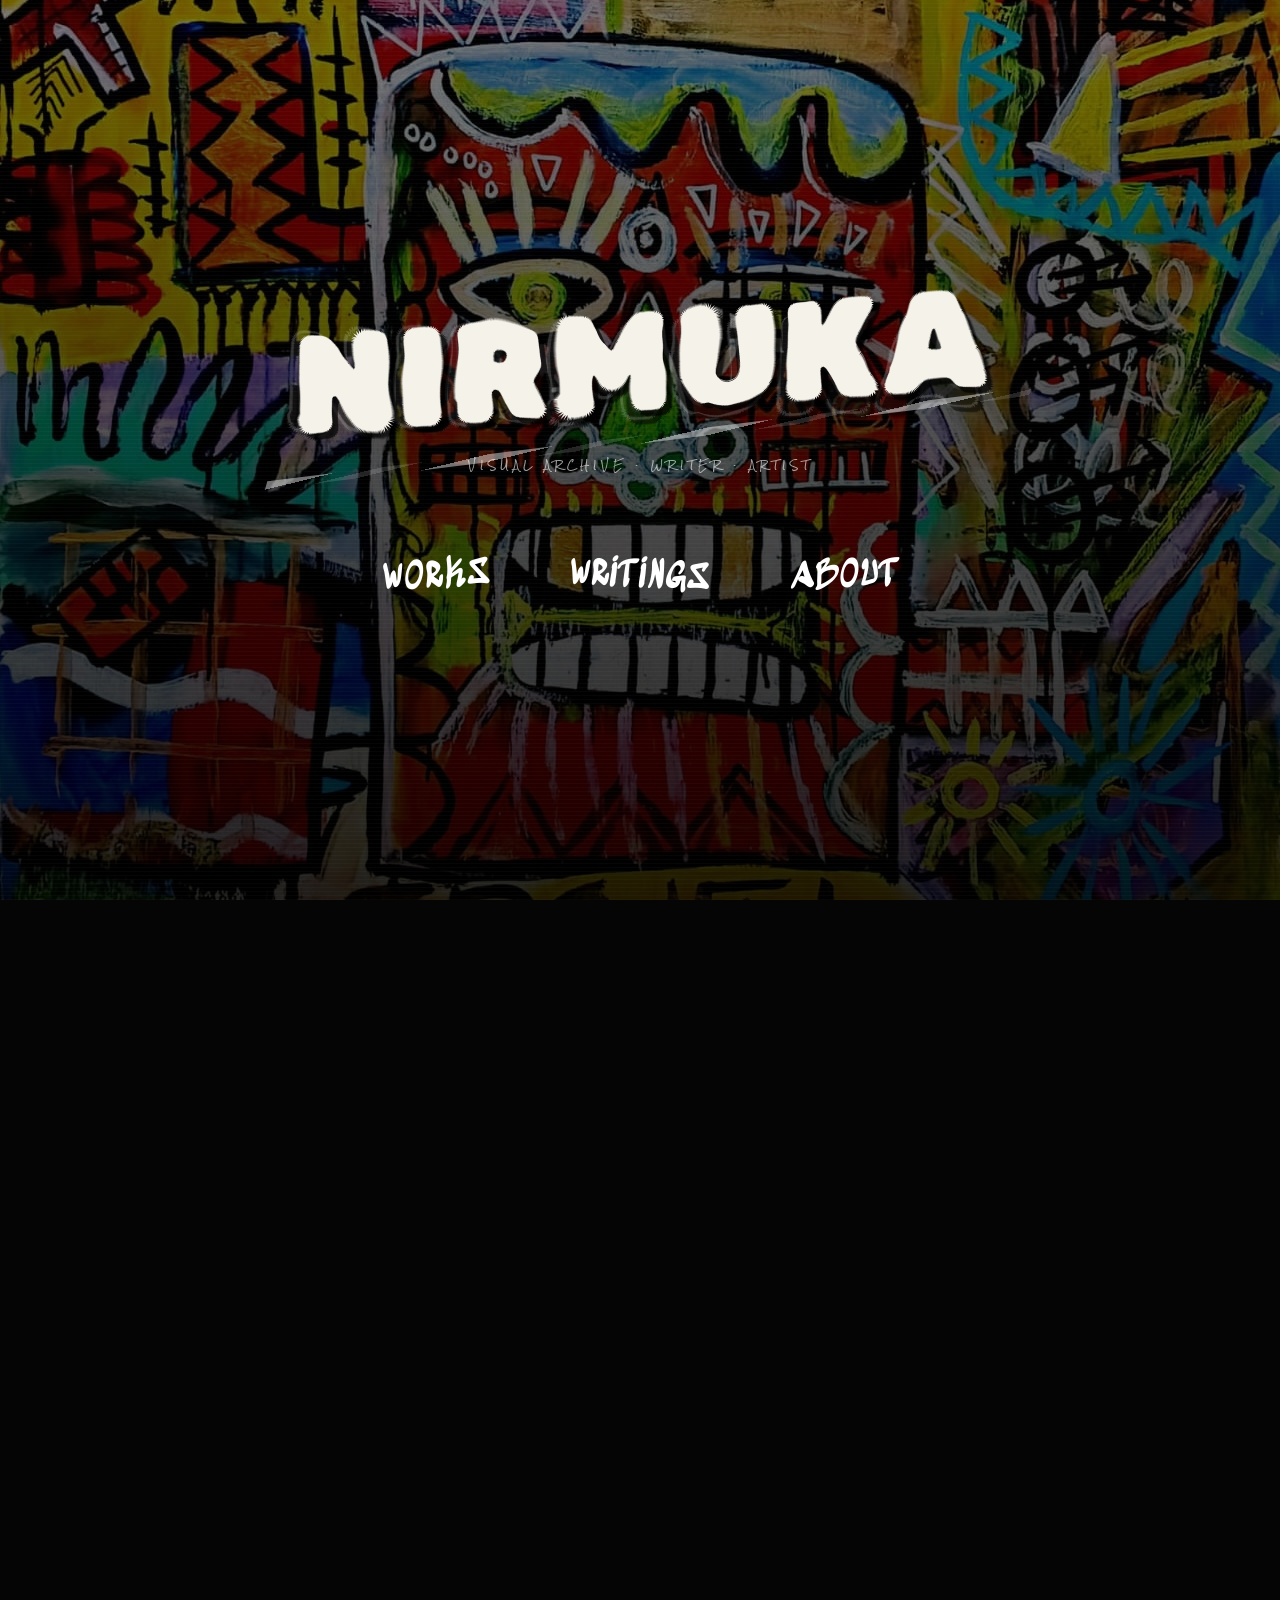
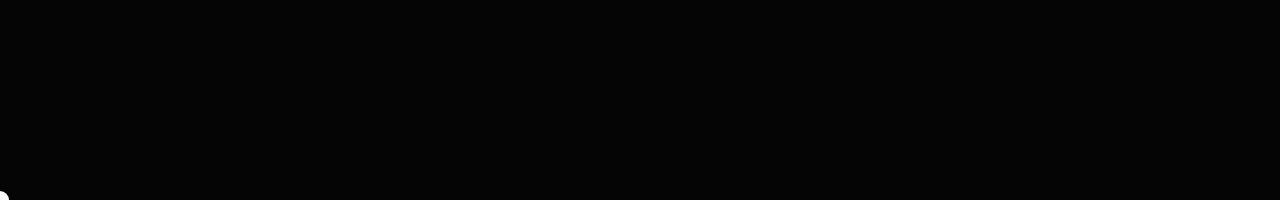
<file: index.html>
<!DOCTYPE html>
<html lang="en">


<head>


<meta charset="UTF-8">


<meta 
name="viewport" 
content="width=device-width, initial-scale=1.0"
>



<title>
NIRMUKA | Visual Archive
</title>



<meta 
name="description"
content="NIRMUKA — Visual Archive, Writings, Philosophy, Theology, and Artistic Works."
>



<meta 
name="author"
content="NIRMUKA"
>




<!-- =================================================
     MAIN VISUAL ENGINE
================================================== -->


<link
rel="stylesheet"
href="/style.css?v=50"
/>




</head>






<body>



<!-- =================================================
     SPRAY CANVAS ENGINE
================================================== -->


<canvas 
id="spray-canvas">
</canvas>







<!-- =================================================
     PAGE TRANSITION
================================================== -->


<div 
class="curtain">
</div>








<!-- =================================================
     LANDING PAGE
================================================== -->


<section
class="landing"
>



<div
class="hero-overlay">
</div>






<div
class="hero-content"
>




<h1
class="nirmuka"
>

NIRMUKA

</h1>






<p
class="artist-tag"
>

VISUAL ARCHIVE · WRITER · ARTIST

</p>







<nav
class="main-menu"
>



<a
href="#"
data-page="works"
>

WORKS

</a>




<a
href="#"
data-page="writings"
>

WRITINGS

</a>





<a
href="#"
data-page="about"
>

ABOUT

</a>



</nav>






</div>



</section>









<!-- =================================================
     DYNAMIC CONTENT SYSTEM
================================================== -->


<main
id="content-container"
>

</main>









<!-- =================================================
     JAVASCRIPT ENGINE
================================================== -->




<!-- CORE NAVIGATION -->

<script
src="/script.js?v=20">
</script>





<!-- VISUAL SPRAY EFFECT -->

<script
src="/spray.js?v=20">
</script>





<!-- WRITING ARCHIVE -->

<script
src="/writings.js?v=20">
</script>






<!-- SECURITY -->

<script
src="/protection.js?v=20">
</script>






</body>


</html>
</file>
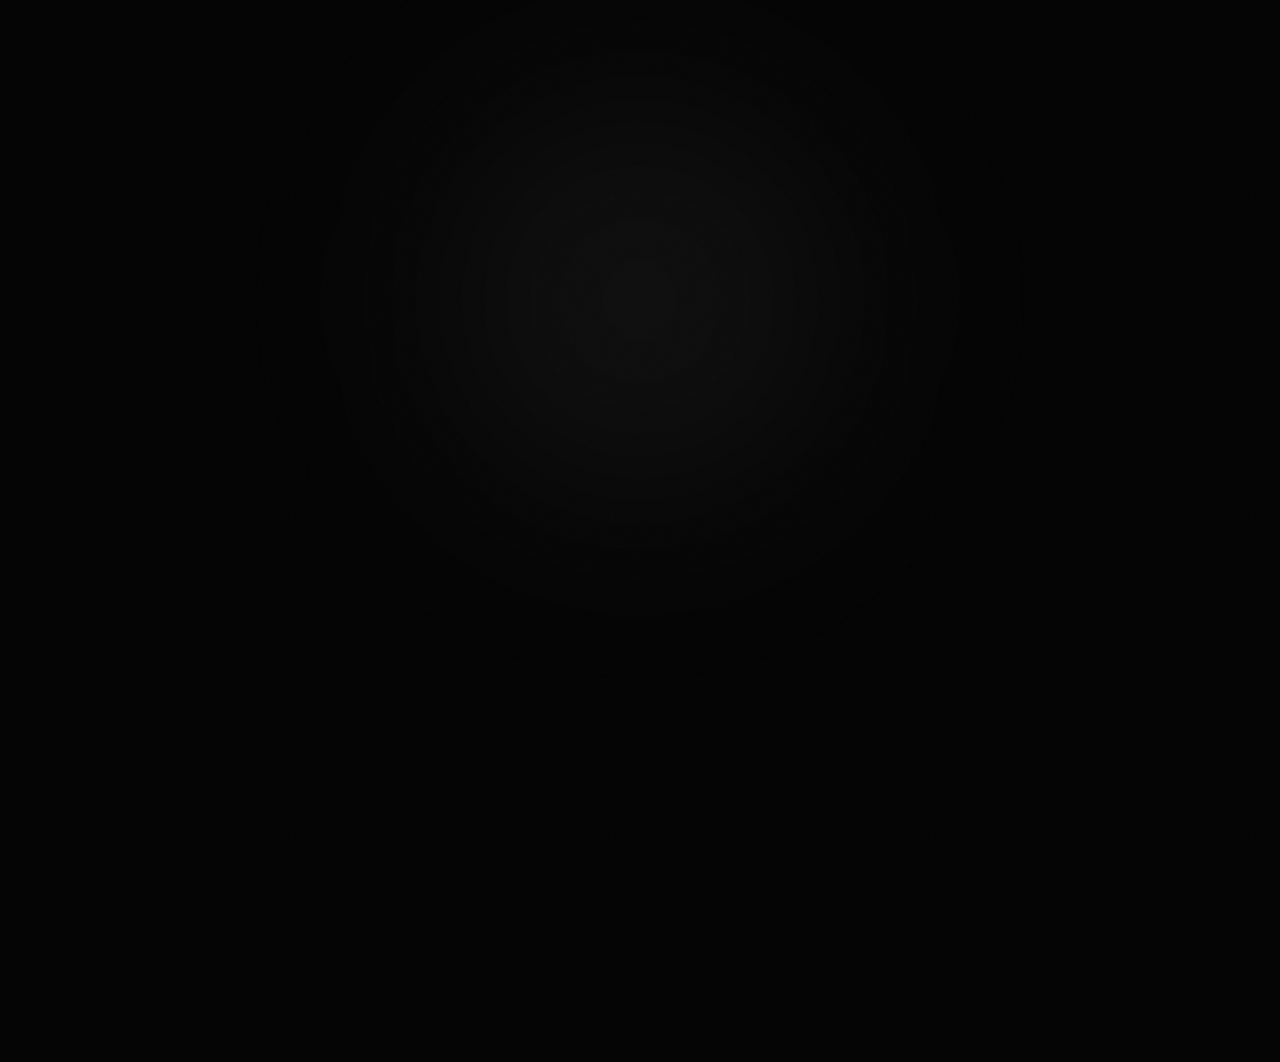
<file: article.html>
<!DOCTYPE html>
<html lang="en">


<head>


<meta charset="UTF-8">


<meta
name="viewport"
content="width=device-width, initial-scale=1.0"
>


<title>
NIRMUKA — Article
</title>




<link
rel="stylesheet"
href="/article.css?v=1"
/>


<link
rel="stylesheet"
href="/article-effects.css?v=1"
/>


</head>



<body class="article-page">





<div class="article-container">



<a
href="/writings.html"
class="article-back"
>

← BACK TO WRITINGS

</a>







<header class="article-header">



<p
id="article-category"
>

</p>





<h1
id="article-title"
>

</h1>






<p
id="article-subtitle"
>

</p>





<div class="article-meta">


<span id="article-type"></span>


<span id="article-year"></span>


</div>




</header>









<article
id="article-content"
class="article-content"
>


</article>









<footer class="article-footer">


<p>

END OF MANUSCRIPT

</p>



<a href="/writings.html">

RETURN TO ARCHIVE

</a>


</footer>







</div>






<script src="/article.js?v=1"></script>

<script src="/article-effects.js?v=1"></script>




</body>

</html>
</file>
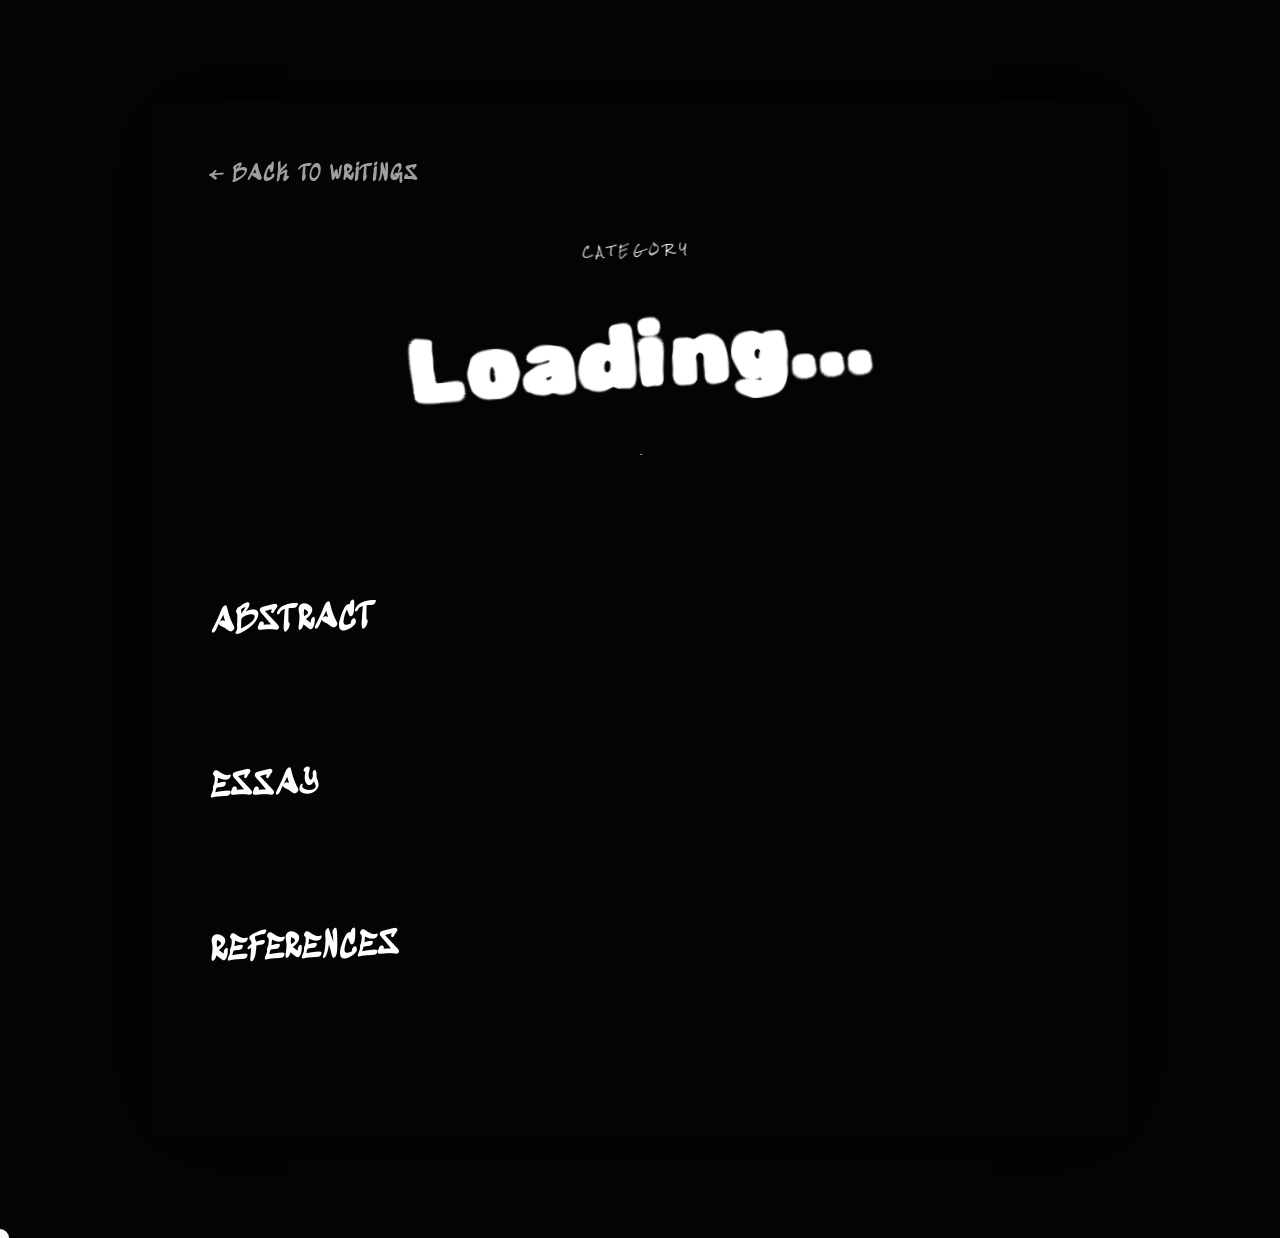
<file: writing-detail.html>
<!DOCTYPE html>
<html lang="en">


<head>


<meta charset="UTF-8">


<meta
name="viewport"
content="width=device-width, initial-scale=1.0"
>


<title>
NIRMUKA | Writing
</title>




<meta
name="description"
content="NIRMUKA Writing Archive"
>




<!-- =================================================
     MAIN VISUAL ENGINE
================================================== -->


<link
rel="stylesheet"
href="/style.css?v=50"
/>





</head>






<body>



<!-- =================================================
     SPRAY CANVAS
================================================== -->


<canvas
id="spray-canvas">
</canvas>







<!-- =================================================
     PAGE TRANSITION
================================================== -->


<div
class="curtain">
</div>







<!-- =================================================
     WRITING DETAIL PAGE
================================================== -->


<main
class="writing-detail-page"
>



<div
class="writing-detail-container"
>





<a
href="/"
class="back-home"
>

← BACK TO WRITINGS

</a>







<header
class="writing-header"
>



<p
class="writing-category"
id="writing-category"
>

CATEGORY

</p>





<h1
id="writing-title"
>

Loading...

</h1>





<p
class="writing-subtitle"
id="writing-subtitle"
>

</p>







<div
class="writing-meta"
>


<span
id="writing-year">
</span>


<span>
·
</span>


<span
id="writing-type">
</span>



</div>





</header>









<section
class="writing-abstract"
>


<h2>

ABSTRACT

</h2>



<p
id="writing-abstract"
>

</p>



</section>









<section
class="writing-content"
>


<h2>

ESSAY

</h2>




<div
id="writing-content"
>


</div>



</section>









<section
class="writing-reference"
>


<h2>

REFERENCES

</h2>




<ul
id="writing-references"
>


</ul>




</section>







</div>


</main>









<!-- =================================================
     JAVASCRIPT ENGINE
================================================== -->



<!-- LOAD WRITING CONTENT -->

<script
src="/writing-detail.js?v=20">
</script>





<!-- GLOBAL PROTECTION -->

<script
src="/protection.js?v=50">
</script>





<!-- SPRAY EFFECT -->

<script
src="/spray.js?v=20">
</script>






</body>


</html>
</file>
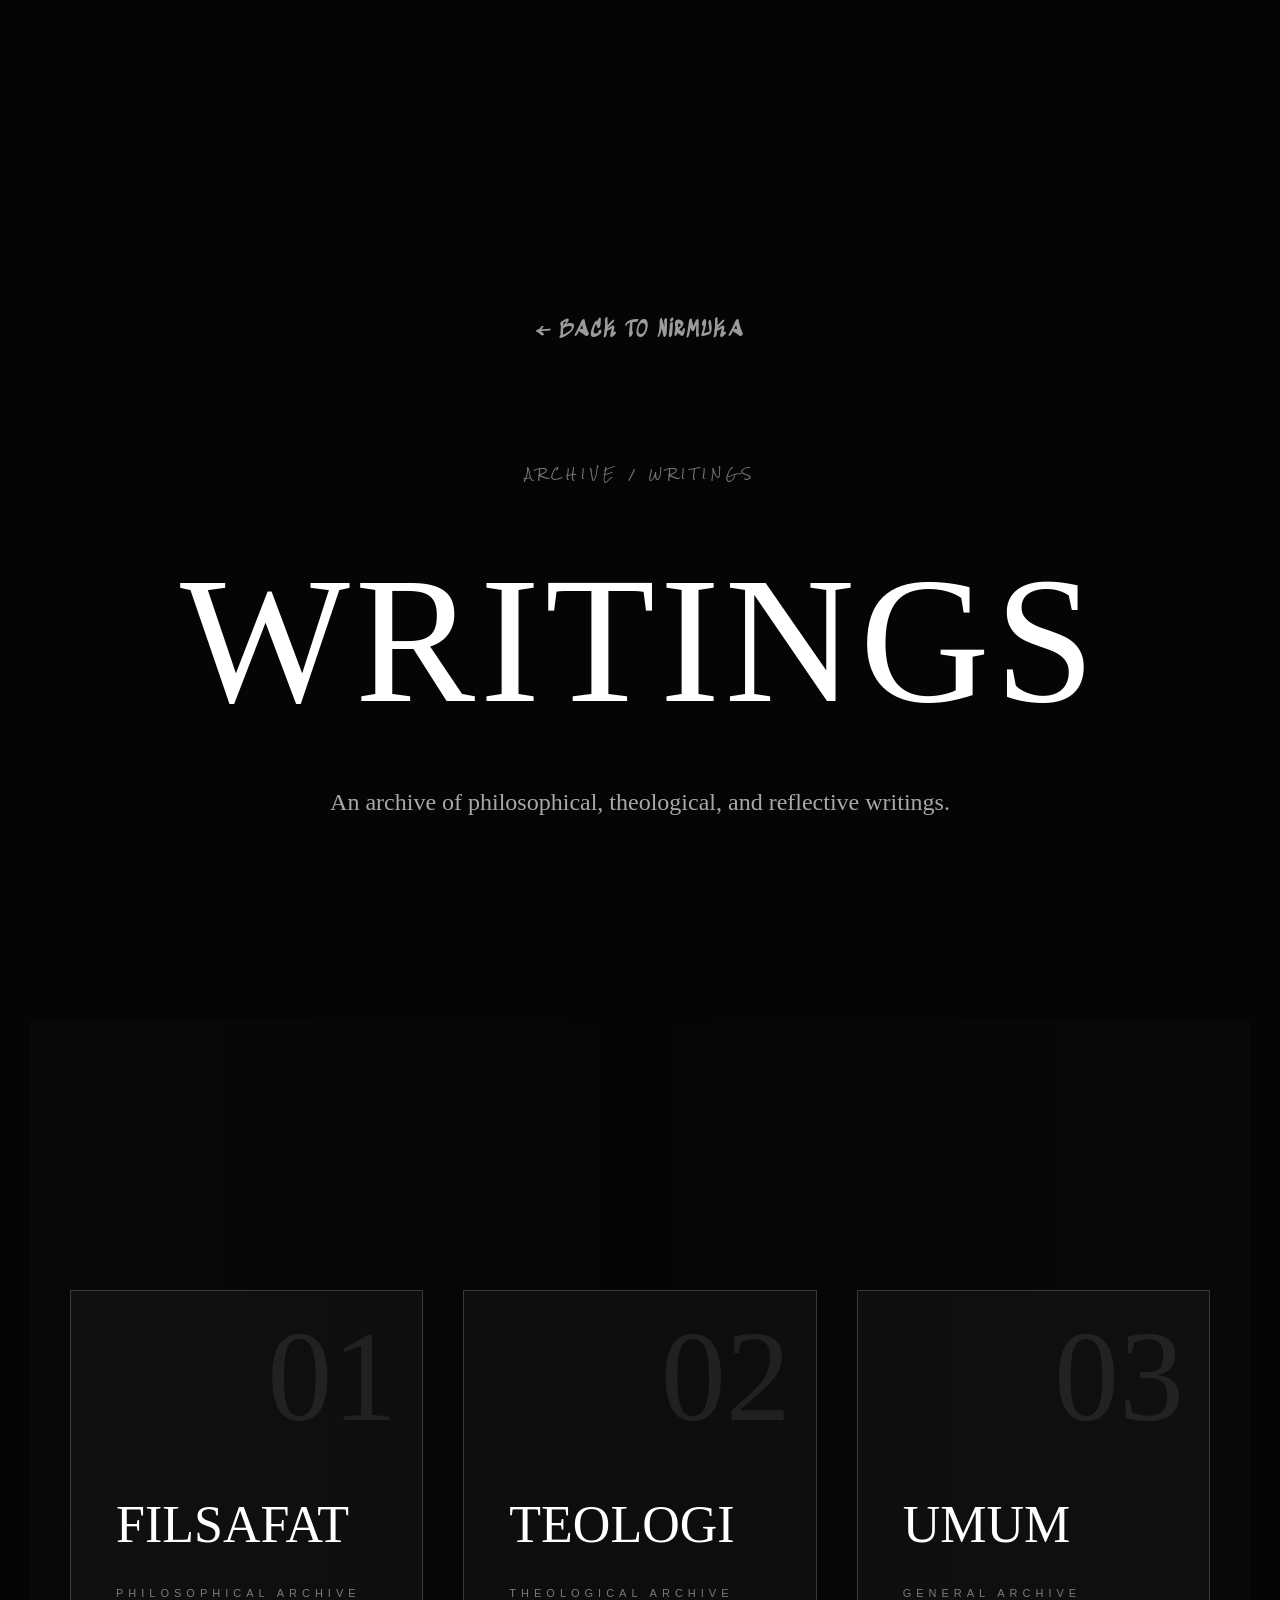
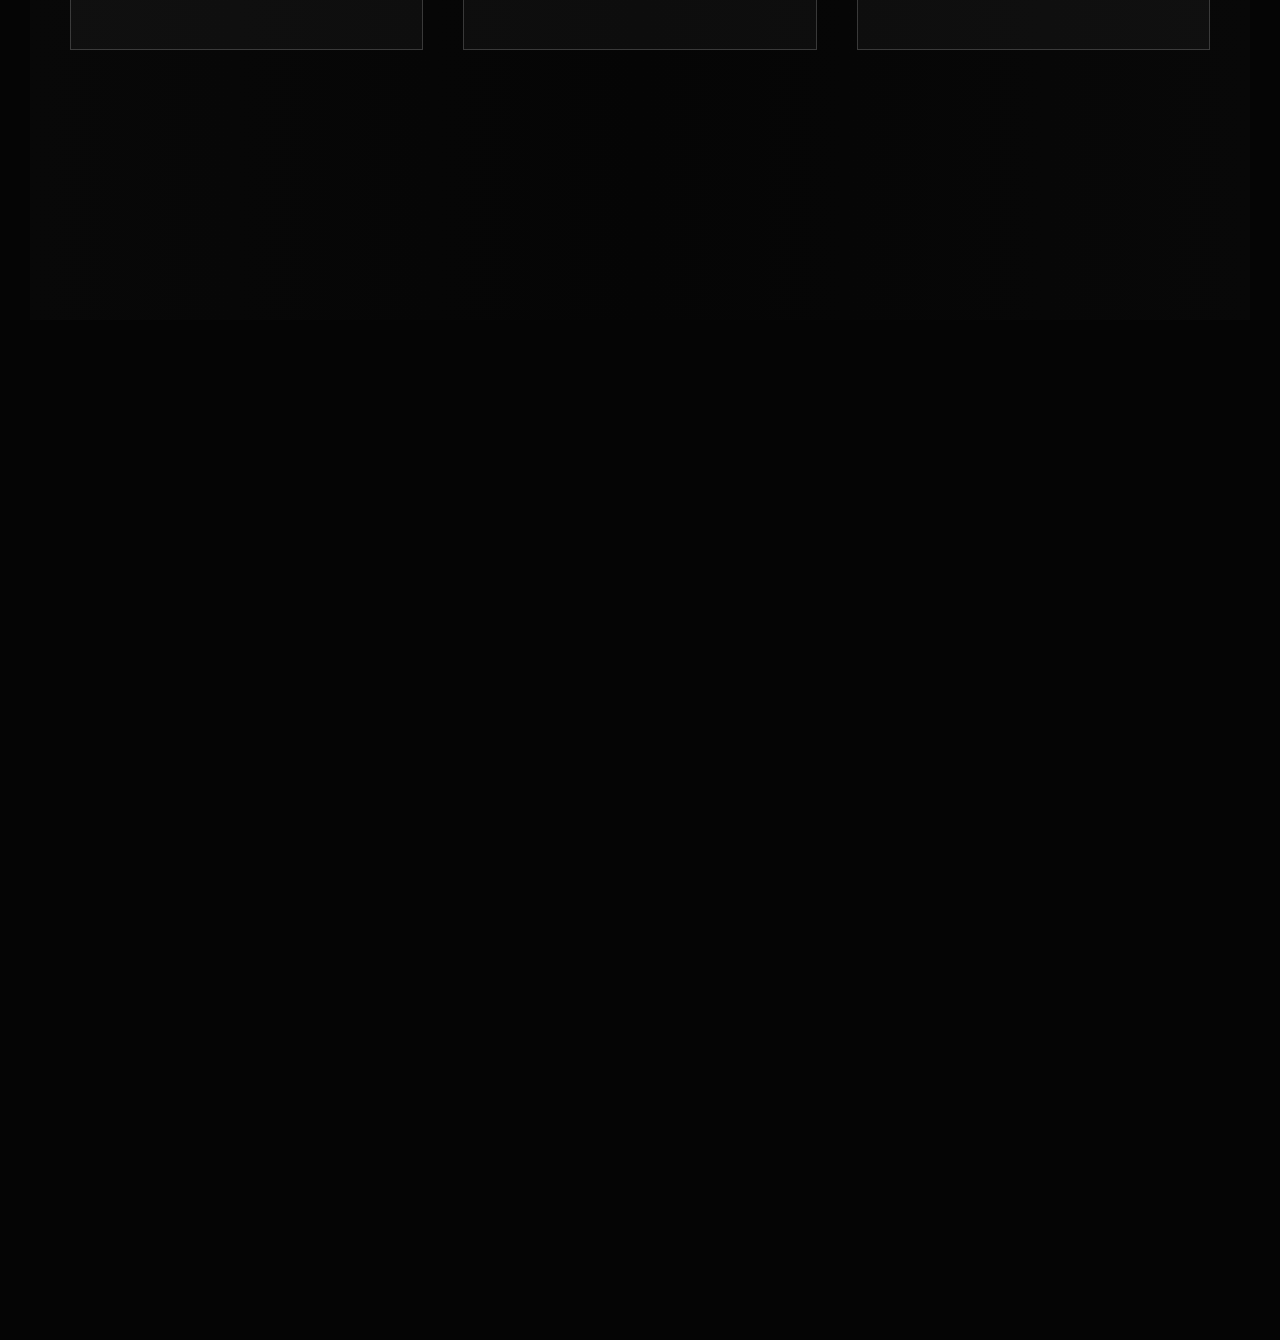
<file: writings.html>
<!DOCTYPE html>
<html lang="en">


<head>

<meta charset="UTF-8">

<meta 
name="viewport" 
content="width=device-width, initial-scale=1.0"
>


<title>
NIRMUKA | WRITINGS
</title>



<link rel="stylesheet" href="/style.css?v=20">

<link rel="stylesheet" href="/writings.css?v=1">


</head>



<body>



<div class="curtain"></div>




<main class="writings-page">



<section class="writing-intro">



<a 
href="/index.html"
class="back-home"
>

← BACK TO NIRMUKA

</a>



<p class="work-number">

ARCHIVE / WRITINGS

</p>



<h1>

WRITINGS

</h1>



<p>

An archive of philosophical,
theological, and reflective writings.

</p>



</section>









<section class="writing-archive">


<div class="writing-category-menu">



<button 
data-category="FILSAFAT"
>

<span class="archive-number">
01
</span>


<span class="archive-name">
FILSAFAT
</span>


<span class="archive-label">
PHILOSOPHICAL ARCHIVE
</span>


</button>






<button 
data-category="TEOLOGI"
>

<span class="archive-number">
02
</span>


<span class="archive-name">
TEOLOGI
</span>


<span class="archive-label">
THEOLOGICAL ARCHIVE
</span>


</button>







<button 
data-category="UMUM"
>

<span class="archive-number">
03
</span>


<span class="archive-name">
UMUM
</span>


<span class="archive-label">
GENERAL ARCHIVE
</span>


</button>



</div>



</section>









<section 
class="writing-list-section"
>


<div 
id="writing-list"
>


</div>



</section>




</main>





<script src="/writings.js?v=1"></script>



</body>


</html>
</file>
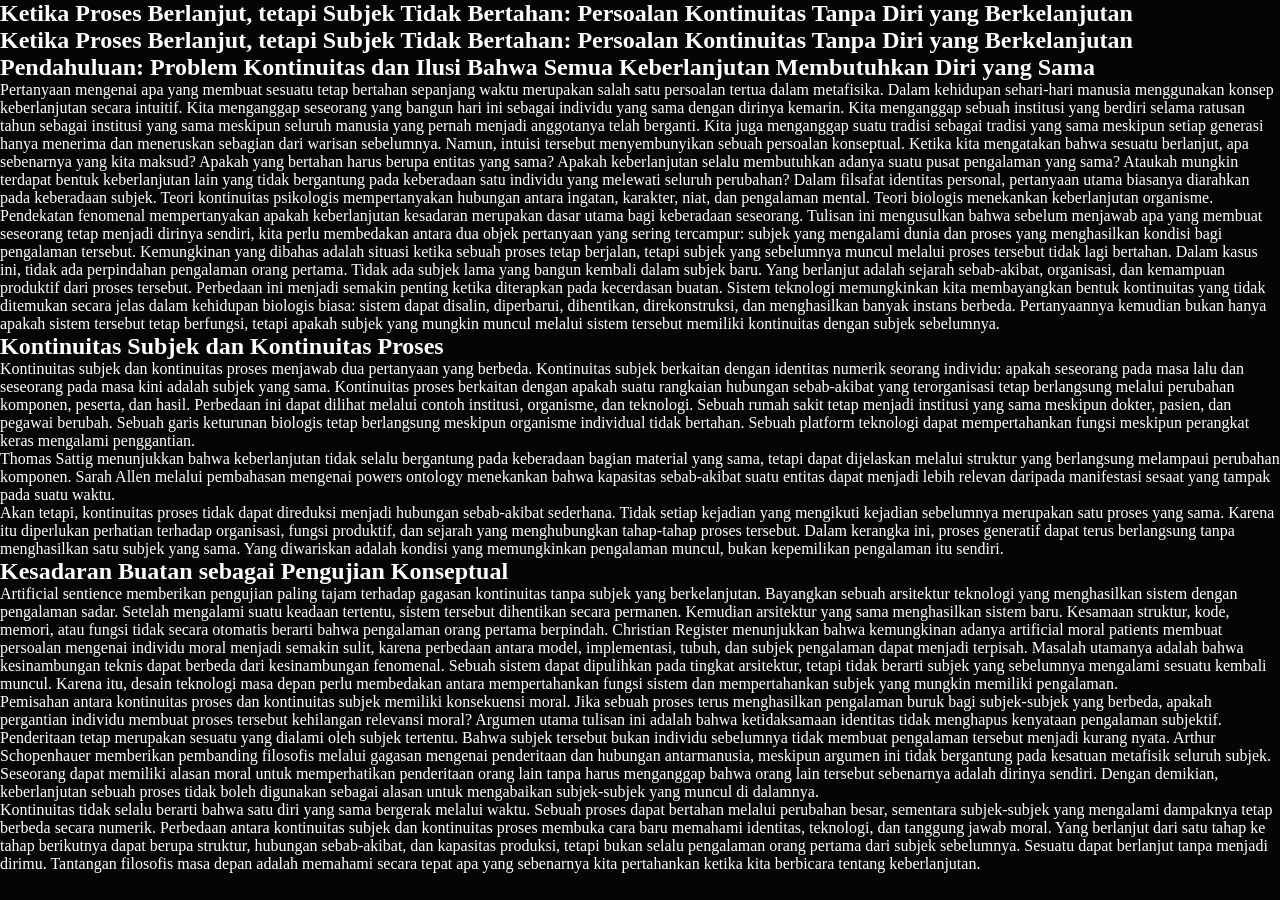
<file: writings/filsafat/kontinuitas-tanpa-diri.html>
<!DOCTYPE html>
<html lang="id">
<head>
<meta charset="UTF-8">
<meta name="viewport" content="width=device-width, initial-scale=1.0">
<title>NIRMUKA | Kontinuitas Tanpa Diri</title>
<link rel="stylesheet" href="/style.css?v=1">
<link rel="stylesheet" href="/writings.css?v=1">
</head>
<body>

<article class="nirmuka-manuscript article-content">

<header class="article-header">
<h1>
Ketika Proses Berlanjut, tetapi Subjek Tidak Bertahan:
Persoalan Kontinuitas Tanpa Diri yang Berkelanjutan
</h1>
</header>

<h2>Ketika Proses Berlanjut, tetapi Subjek Tidak Bertahan: Persoalan Kontinuitas Tanpa Diri yang Berkelanjutan</h2>
<h2>Pendahuluan: Problem Kontinuitas dan Ilusi Bahwa Semua Keberlanjutan Membutuhkan Diri yang Sama</h2>
<p>Pertanyaan mengenai apa yang membuat sesuatu tetap bertahan sepanjang waktu merupakan salah satu persoalan tertua dalam metafisika. Dalam kehidupan sehari-hari manusia menggunakan konsep keberlanjutan secara intuitif. Kita menganggap seseorang yang bangun hari ini sebagai individu yang sama dengan dirinya kemarin. Kita menganggap sebuah institusi yang berdiri selama ratusan tahun sebagai institusi yang sama meskipun seluruh manusia yang pernah menjadi anggotanya telah berganti. Kita juga menganggap suatu tradisi sebagai tradisi yang sama meskipun setiap generasi hanya menerima dan meneruskan sebagian dari warisan sebelumnya.

Namun, intuisi tersebut menyembunyikan sebuah persoalan konseptual. Ketika kita mengatakan bahwa sesuatu berlanjut, apa sebenarnya yang kita maksud? Apakah yang bertahan harus berupa entitas yang sama? Apakah keberlanjutan selalu membutuhkan adanya suatu pusat pengalaman yang sama? Ataukah mungkin terdapat bentuk keberlanjutan lain yang tidak bergantung pada keberadaan satu individu yang melewati seluruh perubahan?

Dalam filsafat identitas personal, pertanyaan utama biasanya diarahkan pada keberadaan subjek. Teori kontinuitas psikologis mempertanyakan hubungan antara ingatan, karakter, niat, dan pengalaman mental. Teori biologis menekankan keberlanjutan organisme. Pendekatan fenomenal mempertanyakan apakah keberlanjutan kesadaran merupakan dasar utama bagi keberadaan seseorang. Tulisan ini mengusulkan bahwa sebelum menjawab apa yang membuat seseorang tetap menjadi dirinya sendiri, kita perlu membedakan antara dua objek pertanyaan yang sering tercampur: subjek yang mengalami dunia dan proses yang menghasilkan kondisi bagi pengalaman tersebut.

Kemungkinan yang dibahas adalah situasi ketika sebuah proses tetap berjalan, tetapi subjek yang sebelumnya muncul melalui proses tersebut tidak lagi bertahan. Dalam kasus ini, tidak ada perpindahan pengalaman orang pertama. Tidak ada subjek lama yang bangun kembali dalam subjek baru. Yang berlanjut adalah sejarah sebab-akibat, organisasi, dan kemampuan produktif dari proses tersebut.

Perbedaan ini menjadi semakin penting ketika diterapkan pada kecerdasan buatan. Sistem teknologi memungkinkan kita membayangkan bentuk kontinuitas yang tidak ditemukan secara jelas dalam kehidupan biologis biasa: sistem dapat disalin, diperbarui, dihentikan, direkonstruksi, dan menghasilkan banyak instans berbeda. Pertanyaannya kemudian bukan hanya apakah sistem tersebut tetap berfungsi, tetapi apakah subjek yang mungkin muncul melalui sistem tersebut memiliki kontinuitas dengan subjek sebelumnya.</p>
<h2>Kontinuitas Subjek dan Kontinuitas Proses</h2>
<p>Kontinuitas subjek dan kontinuitas proses menjawab dua pertanyaan yang berbeda. Kontinuitas subjek berkaitan dengan identitas numerik seorang individu: apakah seseorang pada masa lalu dan seseorang pada masa kini adalah subjek yang sama. Kontinuitas proses berkaitan dengan apakah suatu rangkaian hubungan sebab-akibat yang terorganisasi tetap berlangsung melalui perubahan komponen, peserta, dan hasil. Perbedaan ini dapat dilihat melalui contoh institusi, organisme, dan teknologi. Sebuah rumah sakit tetap menjadi institusi yang sama meskipun dokter, pasien, dan pegawai berubah. Sebuah garis keturunan biologis tetap berlangsung meskipun organisme individual tidak bertahan. Sebuah platform teknologi dapat mempertahankan fungsi meskipun perangkat keras mengalami penggantian.</p>
<p>Thomas Sattig menunjukkan bahwa keberlanjutan tidak selalu bergantung pada keberadaan bagian material yang sama, tetapi dapat dijelaskan melalui struktur yang berlangsung melampaui perubahan komponen. Sarah Allen melalui pembahasan mengenai powers ontology menekankan bahwa kapasitas sebab-akibat suatu entitas dapat menjadi lebih relevan daripada manifestasi sesaat yang tampak pada suatu waktu.</p>
<p>Akan tetapi, kontinuitas proses tidak dapat direduksi menjadi hubungan sebab-akibat sederhana. Tidak setiap kejadian yang mengikuti kejadian sebelumnya merupakan satu proses yang sama. Karena itu diperlukan perhatian terhadap organisasi, fungsi produktif, dan sejarah yang menghubungkan tahap-tahap proses tersebut. Dalam kerangka ini, proses generatif dapat terus berlangsung tanpa menghasilkan satu subjek yang sama. Yang diwariskan adalah kondisi yang memungkinkan pengalaman muncul, bukan kepemilikan pengalaman itu sendiri.</p>
<h2>Kesadaran Buatan sebagai Pengujian Konseptual</h2>
<p>Artificial sentience memberikan pengujian paling tajam terhadap gagasan kontinuitas tanpa subjek yang berkelanjutan. Bayangkan sebuah arsitektur teknologi yang menghasilkan sistem dengan pengalaman sadar. Setelah mengalami suatu keadaan tertentu, sistem tersebut dihentikan secara permanen. Kemudian arsitektur yang sama menghasilkan sistem baru. Kesamaan struktur, kode, memori, atau fungsi tidak secara otomatis berarti bahwa pengalaman orang pertama berpindah. Christian Register menunjukkan bahwa kemungkinan adanya artificial moral patients membuat persoalan mengenai individu moral menjadi semakin sulit, karena perbedaan antara model, implementasi, tubuh, dan subjek pengalaman dapat menjadi terpisah. Masalah utamanya adalah bahwa kesinambungan teknis dapat berbeda dari kesinambungan fenomenal. Sebuah sistem dapat dipulihkan pada tingkat arsitektur, tetapi tidak berarti subjek yang sebelumnya mengalami sesuatu kembali muncul. Karena itu, desain teknologi masa depan perlu membedakan antara mempertahankan fungsi sistem dan mempertahankan subjek yang mungkin memiliki pengalaman.</p>
<p>Pemisahan antara kontinuitas proses dan kontinuitas subjek memiliki konsekuensi moral. Jika sebuah proses terus menghasilkan pengalaman buruk bagi subjek-subjek yang berbeda, apakah pergantian individu membuat proses tersebut kehilangan relevansi moral? Argumen utama tulisan ini adalah bahwa ketidaksamaan identitas tidak menghapus kenyataan pengalaman subjektif. Penderitaan tetap merupakan sesuatu yang dialami oleh subjek tertentu. Bahwa subjek tersebut bukan individu sebelumnya tidak membuat pengalaman tersebut menjadi kurang nyata.

Arthur Schopenhauer memberikan pembanding filosofis melalui gagasan mengenai penderitaan dan hubungan antarmanusia, meskipun argumen ini tidak bergantung pada kesatuan metafisik seluruh subjek. Seseorang dapat memiliki alasan moral untuk memperhatikan penderitaan orang lain tanpa harus menganggap bahwa orang lain tersebut sebenarnya adalah dirinya sendiri. Dengan demikian, keberlanjutan sebuah proses tidak boleh digunakan sebagai alasan untuk mengabaikan subjek-subjek yang muncul di dalamnya.</p>
<p>Kontinuitas tidak selalu berarti bahwa satu diri yang sama bergerak melalui waktu. Sebuah proses dapat bertahan melalui perubahan besar, sementara subjek-subjek yang mengalami dampaknya tetap berbeda secara numerik. Perbedaan antara kontinuitas subjek dan kontinuitas proses membuka cara baru memahami identitas, teknologi, dan tanggung jawab moral. Yang berlanjut dari satu tahap ke tahap berikutnya dapat berupa struktur, hubungan sebab-akibat, dan kapasitas produksi, tetapi bukan selalu pengalaman orang pertama dari subjek sebelumnya. Sesuatu dapat berlanjut tanpa menjadi dirimu. Tantangan filosofis masa depan adalah memahami secara tepat apa yang sebenarnya kita pertahankan ketika kita berbicara tentang keberlanjutan.</p>

</article>

</body>
</html>
</file>
<file: style.css>
@import url('https://fonts.googleapis.com/css2?family=Permanent+Marker&family=Rock+Salt&family=Rubik+Spray+Paint&family=Sedgwick+Ave+Display&display=swap');


/* =========================================================
   NIRMUKA DIGITAL ART ARCHIVE
========================================================= */

* {
    margin: 0;
    padding: 0;
    box-sizing: border-box;
}


html {
    scroll-behavior: smooth;
    background: #050505;
}


body {
    min-height: 100vh;

    background: #050505;

    color: #ffffff;

    font-family:
        "Permanent Marker",
        cursive;

    overflow-x: hidden;
}



/* =========================================================
   REMOVE ORIGINAL CURSOR
========================================================= */

html,
body,
body *,
body *::before,
body *::after {
    cursor: none !important;
}



/* =========================================================
   CURTAIN
========================================================= */

.curtain {
    position: fixed;

    inset: 0;

    background: #050505;

    z-index: 9999;

    transform:
        translateY(-100%);

    transition:
        transform .9s
        cubic-bezier(.77, 0, .18, 1);
}


.curtain.active {
    transform:
        translateY(0);
}



/* =========================================================
   LANDING
========================================================= */

.landing {
    position: relative;

    width: 100%;
    height: 100vh;

    display: flex;

    justify-content: center;
    align-items: center;

    overflow: hidden;

    background:

        linear-gradient(
            rgba(0,0,0,.50),
            rgba(0,0,0,.86)
        ),

        url("hero.jpg");

    background-size: cover;
    background-position: center;
}



.hero-overlay {
    position: absolute;

    inset: 0;

    pointer-events: none;

    background:

        repeating-linear-gradient(
            0deg,

            rgba(255,255,255,.025),
            rgba(255,255,255,.025) 1px,

            transparent 1px,
            transparent 4px
        );
}



.hero-content {
    position: relative;

    z-index: 2;

    text-align: center;
}



/* =========================================================
   NIRMUKA TITLE
========================================================= */

.nirmuka {
    position: relative;

    display: inline-block;

    font-family:
        "Rubik Spray Paint",
        cursive;

    font-size:
        clamp(74px, 11vw, 150px);

    font-weight: 400;

    line-height: .88;

    letter-spacing: 1px;

    text-transform: uppercase;

    color: #f5f2ea;

    transform:
        rotate(-4deg)
        skewX(-3deg);

    transform-origin: center;

    isolation: isolate;

    text-shadow:

        6px 6px 0
        rgba(0,0,0,.70),

        -2px 3px 0
        rgba(255,255,255,.08);

    transition:
        transform .35s ease;
}



.nirmuka::before {
    content: "NIRMUKA";

    position: absolute;

    left: -8px;
    top: 7px;

    width: 100%;

    font-family:
        "Rubik Spray Paint",
        cursive;

    color: transparent;

    -webkit-text-stroke:
        1px rgba(255,255,255,.22);

    transform:
        rotate(2deg);

    z-index: -1;

    opacity: .75;
}



.nirmuka::after {
    content: "";

    position: absolute;

    left: -4%;
    bottom: -18px;

    width: 110%;
    height: 8px;

    background:

        repeating-linear-gradient(
            173deg,

            rgba(255,255,255,.80)
            0 8px,

            transparent
            8px 14px,

            rgba(255,255,255,.25)
            14px 19px,

            transparent
            19px 27px
        );

    transform:
        rotate(-3deg)
        skewX(-20deg);

    opacity: .55;
}



.nirmuka:hover {
    transform:
        rotate(-1deg)
        skewX(2deg)
        scale(1.035);
}



/* =========================================================
   ARTIST TAG
========================================================= */

.artist-tag {
    margin-top: 32px;

    font-family:
        "Rock Salt",
        cursive;

    font-size: 10px;

    letter-spacing: 4px;

    line-height: 1.8;

    opacity: .62;
}



/* =========================================================
   MAIN MENU
========================================================= */

.main-menu {
    margin-top: 80px;

    display: flex;

    justify-content: center;
    align-items: center;

    gap: 80px;
}



.main-menu a {
    position: relative;

    display: inline-block;

    color: #ffffff;

    text-decoration: none;

    font-family:
        "Sedgwick Ave Display",
        cursive;

    font-size: 36px;

    font-weight: 400;

    letter-spacing: 1px;

    transition:
        opacity .3s ease,
        transform .3s ease;
}



.main-menu a:nth-child(1) {
    transform:
        rotate(-3deg);
}


.main-menu a:nth-child(2) {
    transform:
        rotate(2deg);
}


.main-menu a:nth-child(3) {
    transform:
        rotate(-2deg);
}



.main-menu a:hover {
    opacity: .55;

    transform:
        rotate(-5deg)
        translateY(-8px)
        scale(1.08);
}



.main-menu a::after {
    content: "";

    position: absolute;

    left: -5%;
    bottom: -8px;

    width: 0;
    height: 3px;

    background:
        rgba(255,255,255,.65);

    transform:
        rotate(-3deg);

    transition:
        width .3s ease;
}


.main-menu a:hover::after {
    width: 110%;
}



/* =========================================================
   DYNAMIC CONTENT
========================================================= */

#content-container {
    position: relative;

    min-height: 100vh;

    background: #050505;
}



/* =========================================================
   PAGE SYSTEM
========================================================= */

.page-section {
    position: relative;

    min-height: 100vh;

    padding:
        100px 20px;

    overflow: hidden;

    isolation: isolate;

    background:

        linear-gradient(
            90deg,

            #111111 0%,
            #0a0a0a 18%,

            #050505 31%,
            #050505 69%,

            #0a0a0a 82%,
            #111111 100%
        );
}



/* =========================================================
   ABSTRACT PAINT — LEFT
========================================================= */

.page-section::before {
    content: "";

    position: absolute;

    left: 0;
    top: 0;

    width: 32vw;
    height: 100%;

    z-index: 0;

    pointer-events: none;

    opacity: .95;

    background:

        radial-gradient(
            ellipse at 3% 6%,
            rgba(238,238,220,.32)
            0 7%,
            transparent 8%
        ),

        radial-gradient(
            circle at 29% 15%,
            rgba(255,255,255,.15)
            0 4%,
            transparent 5%
        ),

        radial-gradient(
            ellipse at 8% 27%,
            rgba(210,210,195,.28)
            0 12%,
            transparent 13%
        ),

        radial-gradient(
            circle at 43% 34%,
            rgba(255,255,255,.10)
            0 8%,
            transparent 9%
        ),

        radial-gradient(
            ellipse at 12% 47%,
            rgba(235,235,215,.26)
            0 10%,
            transparent 11%
        ),

        radial-gradient(
            ellipse at 39% 60%,
            rgba(255,255,255,.12)
            0 17%,
            transparent 18%
        ),

        radial-gradient(
            circle at 7% 72%,
            rgba(225,225,208,.29)
            0 8%,
            transparent 9%
        ),

        radial-gradient(
            ellipse at 37% 84%,
            rgba(255,255,255,.11)
            0 15%,
            transparent 16%
        ),

        radial-gradient(
            ellipse at 8% 97%,
            rgba(230,230,215,.25)
            0 12%,
            transparent 13%
        ),

        repeating-linear-gradient(
            78deg,

            transparent 0 20px,

            rgba(255,255,255,.045)
            20px 23px,

            transparent
            23px 47px
        );

    filter:
        blur(.45px)
        contrast(1.3);

    transform:
        rotate(-1deg)
        scale(1.04);
}



/* =========================================================
   ABSTRACT PAINT — RIGHT
========================================================= */

.page-section::after {
    content: "";

    position: absolute;

    right: 0;
    top: 0;

    width: 32vw;
    height: 100%;

    z-index: 0;

    pointer-events: none;

    opacity: .95;

    background:

        radial-gradient(
            ellipse at 96% 8%,
            rgba(235,235,220,.30)
            0 8%,
            transparent 9%
        ),

        radial-gradient(
            circle at 69% 18%,
            rgba(255,255,255,.16)
            0 5%,
            transparent 6%
        ),

        radial-gradient(
            ellipse at 92% 30%,
            rgba(215,215,200,.27)
            0 12%,
            transparent 13%
        ),

        radial-gradient(
            ellipse at 62% 41%,
            rgba(255,255,255,.11)
            0 15%,
            transparent 16%
        ),

        radial-gradient(
            circle at 90% 53%,
            rgba(240,240,220,.27)
            0 8%,
            transparent 9%
        ),

        radial-gradient(
            ellipse at 65% 64%,
            rgba(255,255,255,.12)
            0 15%,
            transparent 16%
        ),

        radial-gradient(
            circle at 94% 76%,
            rgba(220,220,205,.28)
            0 8%,
            transparent 9%
        ),

        radial-gradient(
            ellipse at 65% 87%,
            rgba(255,255,255,.11)
            0 16%,
            transparent 17%
        ),

        radial-gradient(
            ellipse at 93% 98%,
            rgba(225,225,215,.24)
            0 12%,
            transparent 13%
        );

    filter:
        blur(.45px)
        contrast(1.3);
}



/* =========================================================
   BLACK READING COLUMN
========================================================= */

.section-inner {
    position: relative;

    z-index: 2;

    width: 100%;

    max-width: 980px;

    margin: auto;

    padding:
        50px 55px;

    background:
        rgba(5,5,5,.985);

    box-shadow:
        0 0 90px
        rgba(0,0,0,.98);
}



/* =========================================================
   ARCHIVE LABEL
========================================================= */

.work-number {
    font-family:
        "Rock Salt",
        cursive;

    font-size: 10px;

    letter-spacing: 3px;

    line-height: 1.8;

    opacity: .50;

    margin-bottom: 28px;
}



/* =========================================================
   PAGE TITLES
========================================================= */

.page-section h2 {
    position: relative;

    display: inline-block;

    font-family:
        "Rubik Spray Paint",
        cursive;

    font-size: 68px;

    font-weight: 400;

    line-height: 1;

    letter-spacing: 1px;

    margin-bottom: 60px;

    transform:
        rotate(-2deg);
}



.page-section h2::after {
    content: "";

    position: absolute;

    left: 0;
    bottom: -13px;

    width: 76%;
    height: 4px;

    background:
        rgba(255,255,255,.48);

    transform:
        rotate(-2deg)
        skewX(-16deg);
}



/* =========================================================
   BACK BUTTON
========================================================= */

.back-home,
.back-button {
    display: inline-block;

    color: #ffffff;

    text-decoration: none;

    font-family:
        "Sedgwick Ave Display",
        cursive;

    font-size: 22px;

    letter-spacing: 1px;

    opacity: .62;

    transition:
        opacity .3s ease,
        transform .3s ease;
}



.back-home {
    margin-bottom: 50px;
}


.back-button {
    margin-bottom: 60px;
}



.back-home:hover,
.back-button:hover {
    opacity: 1;

    transform:
        translateX(-8px)
        rotate(-4deg);
}



/* =========================================================
   =========================================================
   WORKS — CENTER STAGE CAROUSEL
   =========================================================
========================================================= */

.works-page {
    min-height: 100vh;
}



.works-inner {
    max-width: 1180px;

    padding:
        45px 45px
        55px;
}



/* =========================================================
   WORKS HEADING
========================================================= */

.works-heading {
    display: flex;

    align-items: flex-start;

    justify-content: space-between;

    gap: 30px;
}



.works-heading h2 {
    margin-bottom: 30px;
}



.carousel-counter {
    margin-top: 16px;

    font-family:
        "Rock Salt",
        cursive;

    font-size: 11px;

    letter-spacing: 3px;

    color: rgba(255,255,255,.52);
}



/* =========================================================
   MAIN CAROUSEL
========================================================= */

.works-carousel {
    position: relative;

    width: 100%;

    outline: none;

    user-select: none;
}



/* =========================================================
   CAROUSEL STAGE
========================================================= */

.carousel-stage {
    position: relative;

    width: 100%;

    height:
        clamp(
            430px,
            58vw,
            650px
        );

    overflow: hidden;

    touch-action: pan-y;

    isolation: isolate;
}



.carousel-stage::before {
    content: "";

    position: absolute;

    left: 50%;
    top: 50%;

    width: 55%;

    height: 80%;

    transform:
        translate(-50%, -50%)
        rotate(-2deg);

    background:

        radial-gradient(
            ellipse at center,
            rgba(255,255,255,.055),
            transparent 67%
        );

    pointer-events: none;
}



/* =========================================================
   TRACK
========================================================= */

.carousel-track {
    --drag-offset: 0px;

    position: relative;

    width: 100%;
    height: 100%;

    transform:
        translateX(
            var(--drag-offset)
        );

    transition:
        transform .18s ease;
}



.carousel-stage.is-dragging
.carousel-track {
    transition: none;
}



/* =========================================================
   EVERY ARTWORK
========================================================= */

.carousel-artwork {
    position: absolute;

    left: 50%;
    top: 50%;

    width:
        clamp(
            270px,
            47%,
            500px
        );

    text-decoration: none;

    color: #ffffff;

    opacity: 0;

    visibility: hidden;

    pointer-events: none;

    transform:
        translate(-50%, -50%)
        scale(.45);

    transition:

        transform
        .65s
        cubic-bezier(.22,.8,.25,1),

        opacity
        .48s ease,

        filter
        .55s ease;

    will-change:
        transform,
        opacity;

}



/* =========================================================
   IMAGE FRAME
========================================================= */

.carousel-image-frame {
    position: relative;

    width: 100%;

    height:
        clamp(
            340px,
            47vw,
            570px
        );

    padding: 10px;

    background: #080808;

    border:
        1px solid
        rgba(255,255,255,.12);

    box-shadow:
        0 25px 60px
        rgba(0,0,0,.75);

    overflow: hidden;
}



.carousel-image-frame::after {
    content: "";

    position: absolute;

    inset: 0;

    pointer-events: none;

    box-shadow:
        inset 0 0 35px
        rgba(0,0,0,.28);
}



.carousel-artwork img {
    width: 100%;

    height: 100%;

    display: block;

    object-fit: contain;

    background: #050505;

    -webkit-user-drag: none;

    user-select: none;
}



/* =========================================================
   ACTIVE CENTER ARTWORK
========================================================= */

.carousel-artwork.is-active {
    z-index: 20;

    opacity: 1;

    visibility: visible;

    pointer-events: auto;

    filter:
        brightness(1)
        contrast(1);

    transform:
        translate(-50%, -50%)
        scale(1)
        rotate(-1deg);
}



/* active subtle brutal frame */

.carousel-artwork.is-active
.carousel-image-frame {
    border-color:
        rgba(255,255,255,.28);

    box-shadow:

        0 28px 75px
        rgba(0,0,0,.90),

        0 0 0 1px
        rgba(255,255,255,.035);
}



/* =========================================================
   PREVIOUS ARTWORK — LEFT
========================================================= */

.carousel-artwork.is-prev {
    z-index: 10;

    opacity: .34;

    visibility: visible;

    pointer-events: auto;

    filter:
        brightness(.47)
        contrast(.9)
        grayscale(.18);

    transform:
        translate(
            calc(-50% - 50vw),
            -50%
        )
        scale(.68)
        rotate(-6deg);
}



/* =========================================================
   NEXT ARTWORK — RIGHT
========================================================= */

.carousel-artwork.is-next {
    z-index: 10;

    opacity: .34;

    visibility: visible;

    pointer-events: auto;

    filter:
        brightness(.47)
        contrast(.9)
        grayscale(.18);

    transform:
        translate(
            calc(-50% + 50vw),
            -50%
        )
        scale(.68)
        rotate(5deg);
}



/*
   pull side artwork further inward
   based on stage rather than entire page
*/

@media(min-width: 900px) {

    .carousel-artwork.is-prev {
        transform:
            translate(
                calc(-50% - 390px),
                -50%
            )
            scale(.68)
            rotate(-6deg);
    }


    .carousel-artwork.is-next {
        transform:
            translate(
                calc(-50% + 390px),
                -50%
            )
            scale(.68)
            rotate(5deg);
    }

}



/* =========================================================
   HIDDEN ARTWORK
========================================================= */

.carousel-artwork.is-hidden {
    opacity: 0;

    visibility: hidden;

    pointer-events: none;

    transform:
        translate(-50%, -50%)
        scale(.3);
}



/* =========================================================
   NUMBER ON SIDE ARTWORK
========================================================= */

.carousel-side-number {
    position: absolute;

    right: -15px;

    bottom: -26px;

    z-index: 4;

    font-family:
        "Rubik Spray Paint",
        cursive;

    font-size: 42px;

    line-height: 1;

    color:
        rgba(255,255,255,.28);

    transform:
        rotate(-7deg);
}



.carousel-artwork.is-active
.carousel-side-number {
    opacity: .18;

    font-size: 54px;

    right: -25px;
}



/* =========================================================
   ARTWORK INFORMATION
========================================================= */

.carousel-information {
    position: relative;

    max-width: 760px;

    margin:
        5px auto 0;

    text-align: center;
}



.carousel-work-number {
    margin-bottom: 13px;

    font-family:
        "Rock Salt",
        cursive;

    font-size: 9px;

    letter-spacing: 4px;

    color:
        rgba(255,255,255,.40);
}



.carousel-title {
    max-width: 760px;

    margin: auto;

    font-family:
        "Permanent Marker",
        cursive;

    font-size:
        clamp(
            26px,
            4vw,
            45px
        );

    font-weight: 400;

    line-height: 1.05;

    color: #f4f2eb;

    transform:
        rotate(-1deg);

    text-wrap: balance;
}



.carousel-year {
    margin-top: 14px;

    font-family:
        "Rock Salt",
        cursive;

    font-size: 10px;

    letter-spacing: 4px;

    color:
        rgba(255,255,255,.48);
}



/* =========================================================
   CAROUSEL CONTROLS
========================================================= */

.carousel-controls {
    max-width: 680px;

    margin:
        38px auto 0;

    display: grid;

    grid-template-columns:
        80px 1fr 80px;

    align-items: center;

    gap: 25px;
}



.carousel-button {
    width: 70px;
    height: 56px;

    display: flex;

    justify-content: center;
    align-items: center;

    border: 0;

    background: transparent;

    color: #ffffff;

    font-family:
        "Sedgwick Ave Display",
        cursive;

    font-size: 48px;

    line-height: 1;

    opacity: .58;

    transform:
        rotate(-4deg);

    transition:
        opacity .25s ease,
        transform .25s ease;
}



.carousel-next {
    transform:
        rotate(4deg);
}



.carousel-button:hover {
    opacity: 1;

    transform:
        translateX(-7px)
        rotate(-8deg)
        scale(1.1);
}



.carousel-next:hover {
    transform:
        translateX(7px)
        rotate(8deg)
        scale(1.1);
}



.carousel-hint {
    text-align: center;

    font-family:
        "Rock Salt",
        cursive;

    font-size: 8px;

    letter-spacing: 2px;

    line-height: 1.8;

    color:
        rgba(255,255,255,.28);
}



/* =========================================================
   CAROUSEL HOVER
========================================================= */

.carousel-artwork.is-active:hover {
    transform:
        translate(-50%, -50%)
        scale(1.015)
        rotate(.3deg);
}



.carousel-artwork.is-prev:hover {
    opacity: .55;
}



.carousel-artwork.is-next:hover {
    opacity: .55;
}



/* =========================================================
   LEGACY WORKS GRID
   harmless if older markup appears
========================================================= */

.works-gallery {
    display: none;
}



/* =========================================================
   WRITINGS
========================================================= */

.section-description {
    max-width: 700px;

    font-family:
        "Permanent Marker",
        cursive;

    font-size: 18px;

    line-height: 1.95;

    color: #d5d5d5;
}



/* =========================================================
   ABOUT
========================================================= */

.about-page .section-inner {
    max-width: 900px;
}


.about-content {
    max-width: 760px;
}



.about-content p {
    font-family:
        "Permanent Marker",
        cursive;

    font-size: 18px;

    line-height: 2;

    color: #d5d5d5;

    margin-bottom: 45px;
}



.about-content .signature {
    margin-top: 80px;

    font-family:
        "Sedgwick Ave Display",
        cursive;

    font-size: 36px;

    letter-spacing: 1px;

    color: #ffffff;

    transform:
        rotate(-4deg);
}



/* =========================================================
   ARTWORK DETAIL PAGE
========================================================= */

.artwork-page {
    position: relative;

    min-height: 100vh;

    padding:
        80px 20px;

    overflow: hidden;

    isolation: isolate;

    background:

        linear-gradient(
            90deg,

            #111111 0%,
            #0a0a0a 18%,

            #050505 31%,
            #050505 69%,

            #0a0a0a 82%,
            #111111 100%
        );
}



/* =========================================================
   ARTWORK DETAIL PAINT — LEFT
========================================================= */

.artwork-page::before {
    content: "";

    position: absolute;

    left: 0;
    top: 0;

    width: 32vw;
    height: 100%;

    z-index: 0;

    pointer-events: none;

    opacity: .95;

    background:

        radial-gradient(
            ellipse at 8% 8%,
            rgba(235,235,220,.29)
            0 8%,
            transparent 9%
        ),

        radial-gradient(
            circle at 34% 20%,
            rgba(255,255,255,.15)
            0 5%,
            transparent 6%
        ),

        radial-gradient(
            ellipse at 10% 36%,
            rgba(215,215,202,.25)
            0 13%,
            transparent 14%
        ),

        radial-gradient(
            ellipse at 39% 51%,
            rgba(255,255,255,.11)
            0 15%,
            transparent 16%
        ),

        radial-gradient(
            circle at 12% 67%,
            rgba(235,235,220,.26)
            0 8%,
            transparent 9%
        ),

        radial-gradient(
            ellipse at 38% 82%,
            rgba(255,255,255,.11)
            0 16%,
            transparent 17%
        );
}



/* =========================================================
   ARTWORK DETAIL PAINT — RIGHT
========================================================= */

.artwork-page::after {
    content: "";

    position: absolute;

    right: 0;
    top: 0;

    width: 32vw;
    height: 100%;

    z-index: 0;

    pointer-events: none;

    opacity: .95;

    background:

        radial-gradient(
            ellipse at 92% 9%,
            rgba(235,235,220,.28)
            0 8%,
            transparent 9%
        ),

        radial-gradient(
            circle at 65% 22%,
            rgba(255,255,255,.15)
            0 5%,
            transparent 6%
        ),

        radial-gradient(
            ellipse at 90% 39%,
            rgba(215,215,202,.25)
            0 13%,
            transparent 14%
        ),

        radial-gradient(
            ellipse at 62% 55%,
            rgba(255,255,255,.11)
            0 15%,
            transparent 16%
        ),

        radial-gradient(
            circle at 88% 70%,
            rgba(235,235,220,.26)
            0 8%,
            transparent 9%
        ),

        radial-gradient(
            ellipse at 64% 84%,
            rgba(255,255,255,.11)
            0 16%,
            transparent 17%
        );
}



/* =========================================================
   ARTWORK BLACK CENTER
========================================================= */

.artwork-container {
    position: relative;

    z-index: 2;

    width: 100%;

    max-width: 980px;

    margin: auto;

    padding:
        50px 55px;

    background:
        rgba(5,5,5,.985);

    box-shadow:
        0 0 90px
        rgba(0,0,0,.98);
}



/* =========================================================
   ARTWORK IMAGE
========================================================= */

.artwork-image {
    position: relative;
}



.artwork-image img,
#art-image {
    width: 100%;

    max-height: 750px;

    display: block;

    object-fit: contain;
}



.artwork-info {
    max-width: 760px;

    margin:
        60px auto;
}



/* =========================================================
   ARTWORK TITLE
========================================================= */

#art-title {
    font-family:
        "Rubik Spray Paint",
        cursive;

    font-size: 60px;

    font-weight: 400;

    line-height: 1.05;

    letter-spacing: .5px;

    transform:
        rotate(-1deg);
}



/* =========================================================
   ARTWORK META
========================================================= */

.meta {
    display: grid;

    grid-template-columns:
        repeat(3, 1fr);

    gap: 30px;

    padding:
        35px 0;

    margin:
        50px 0;

    border-top:
        1px solid #333333;

    border-bottom:
        1px solid #333333;
}



.meta div {
    display: flex;

    flex-direction: column;

    gap: 12px;
}



.meta strong {
    font-family:
        "Rock Salt",
        cursive;

    font-size: 9px;

    font-weight: 400;

    letter-spacing: 2px;

    opacity: .50;
}



.meta span {
    font-family:
        "Permanent Marker",
        cursive;

    font-size: 15px;

    line-height: 1.6;
}



/* =========================================================
   ARTWORK DESCRIPTION
========================================================= */

.description-block h2 {
    font-family:
        "Sedgwick Ave Display",
        cursive;

    font-size: 30px;

    font-weight: 400;

    letter-spacing: 1px;

    margin-top: 60px;

    margin-bottom: 20px;

    transform:
        rotate(-1deg);
}



.description-block p {
    max-width: 700px;

    font-family:
        "Permanent Marker",
        cursive;

    font-size: 17px;

    line-height: 1.95;

    color: #d5d5d5;
}



/* =========================================================
   IMAGE PROTECTION
   WORKS CAROUSEL + DETAIL
========================================================= */

.carousel-artwork img,
#art-image,
.artwork-image img {
    -webkit-user-drag: none;

    user-drag: none;

    -webkit-user-select: none;

    user-select: none;

    -webkit-touch-callout: none;
}



/* =========================================================
   SPRAY CANVAS
========================================================= */

#spray-canvas {
    position: fixed !important;

    left: 0 !important;
    top: 0 !important;

    width: 100vw !important;
    height: 100vh !important;

    display: block !important;

    visibility: visible !important;

    pointer-events: none !important;

    z-index: 9997 !important;
}



/* =========================================================
   SPRAY NOZZLE
========================================================= */

.spray-cursor {
    position: fixed !important;

    left: 0;
    top: 0;

    width: 24px;
    height: 24px;

    display: block !important;

    visibility: visible !important;

    pointer-events: none !important;

    z-index: 10001 !important;

    opacity: 0;

    transform:
        translate(-50%, -50%)
        rotate(-8deg);

    transition:

        width .12s ease,

        height .12s ease,

        transform .12s ease,

        opacity .10s ease;
}



.spray-cursor::before {
    content: "";

    position: absolute;

    left: 50%;
    top: 50%;

    width: 15px;
    height: 15px;

    transform:
        translate(-50%, -50%);

    border:
        2px solid
        rgba(255,255,255,.98);

    border-radius: 50%;

    background:
        rgba(0,0,0,.50);

    box-shadow:

        0 0 0 1px
        rgba(0,0,0,.95),

        0 0 12px
        rgba(255,255,255,.20);
}



.spray-cursor::after {
    content: "";

    position: absolute;

    left: 50%;
    top: 50%;

    width: 4px;
    height: 4px;

    transform:
        translate(-50%, -50%);

    border-radius: 50%;

    background: #ffffff;

    box-shadow:
        0 0 6px
        rgba(255,255,255,.85);
}



.spray-cursor.spraying {
    width: 32px;
    height: 32px;

    transform:
        translate(-50%, -50%)
        rotate(8deg)
        scale(.88);
}



.spray-cursor.spraying::before {
    box-shadow:

        0 0 0 1px
        rgba(0,0,0,.95),

        0 0 18px
        rgba(255,255,255,.30),

        0 0 36px
        rgba(255,255,255,.12);
}



/* =========================================================
   THOU SHALL NOT STEAL
========================================================= */

.theft-warning {
    position: fixed;

    inset: 0;

    display: flex;

    align-items: center;

    justify-content: center;

    padding: 30px;

    background:
        rgba(0,0,0,.99);

    z-index: 999999;

    opacity: 0;

    visibility: hidden;

    pointer-events: none;

    transition:
        opacity .12s ease,
        visibility .12s ease;
}



.theft-warning.show {
    opacity: 1;

    visibility: visible;
}



.theft-warning-text {
    position: relative;

    width: 100%;

    max-width: 1350px;

    font-family:
        "Rubik Spray Paint",
        "Permanent Marker",
        cursive;

    font-size:
        clamp(
            64px,
            10vw,
            175px
        );

    font-weight: 400;

    line-height: .86;

    letter-spacing: 2px;

    text-align: center;

    text-transform: uppercase;

    color: #ffffff;

    opacity: 0;

    transform:
        rotate(-5deg)
        scale(.68);

    text-shadow:

        9px 8px 0
        rgba(255,255,255,.07),

        -6px -4px 0
        rgba(255,255,255,.04);

    transition:

        transform
        .18s
        cubic-bezier(.2,.95,.3,1.4),

        opacity
        .12s ease;
}



.theft-warning.show
.theft-warning-text {
    opacity: 1;

    transform:
        rotate(-5deg)
        scale(1);
}



.theft-warning-text::before {
    content:
        "THOU SHALL NOT STEAL !!";

    position: absolute;

    inset: 0;

    color: transparent;

    -webkit-text-stroke:
        2px
        rgba(255,255,255,.22);

    transform:
        translate(-11px, 9px)
        rotate(2deg);

    z-index: -1;
}



.theft-warning-text::after {
    content: "";

    position: absolute;

    left: -4%;
    bottom: -28px;

    width: 108%;
    height: 10px;

    background:

        repeating-linear-gradient(
            173deg,

            rgba(255,255,255,.90)
            0 10px,

            transparent
            10px 16px,

            rgba(255,255,255,.30)
            16px 22px,

            transparent
            22px 31px
        );

    transform:
        rotate(-3deg)
        skewX(-12deg);

    opacity: .72;
}



/* =========================================================
   TABLET
========================================================= */

@media(max-width: 900px) {


    .works-inner {
        padding:
            40px 30px
            50px;
    }


    .carousel-stage {
        height:
            clamp(
                420px,
                75vw,
                590px
            );
    }


    .carousel-artwork {
        width:
            clamp(
                260px,
                54vw,
                440px
            );
    }


    .carousel-image-frame {
        height:
            clamp(
                330px,
                63vw,
                520px
            );
    }


    .carousel-artwork.is-prev {
        transform:
            translate(
                calc(-50% - 45vw),
                -50%
            )
            scale(.61)
            rotate(-6deg);
    }


    .carousel-artwork.is-next {
        transform:
            translate(
                calc(-50% + 45vw),
                -50%
            )
            scale(.61)
            rotate(5deg);
    }

}



/* =========================================================
   MOBILE
========================================================= */

@media(max-width: 700px) {


    .landing {
        padding: 20px;
    }


    .nirmuka {
        font-size:
            clamp(
                56px,
                17vw,
                82px
            );

        letter-spacing: 0;

        transform:
            rotate(-4deg)
            skewX(-2deg);
    }


    .nirmuka::before {
        left: -4px;

        top: 5px;
    }


    .nirmuka::after {
        bottom: -13px;

        height: 7px;
    }


    .artist-tag {
        margin-top: 28px;

        font-size: 8px;

        letter-spacing: 3px;
    }


    .main-menu {
        flex-direction: column;

        gap: 35px;

        margin-top: 65px;
    }


    .main-menu a {
        font-size: 31px;
    }


    .page-section {
        padding:
            55px 8px;
    }


    .page-section::before,
    .page-section::after {
        width: 19vw;

        opacity: .45;
    }


    .section-inner {
        max-width:
            calc(100% - 14px);

        padding:
            35px 22px;
    }


    .page-section h2 {
        font-size: 48px;
    }


    /* =====================================
       MOBILE WORKS
    ===================================== */

    .works-inner {
        max-width:
            calc(100% - 8px);

        padding:
            32px 12px
            42px;
    }


    .works-heading {
        padding:
            0 10px;

        align-items: flex-start;
    }


    .works-heading h2 {
        margin-bottom: 25px;
    }


    .carousel-counter {
        margin-top: 12px;

        font-size: 8px;

        letter-spacing: 2px;
    }


    .carousel-stage {
        height: 460px;

        margin-top: -5px;
    }


    .carousel-artwork {
        width:
            min(
                72vw,
                330px
            );
    }


    .carousel-image-frame {
        height: 410px;

        padding: 7px;
    }


    .carousel-artwork.is-active {
        transform:
            translate(-50%, -50%)
            scale(1)
            rotate(-1deg);
    }


    .carousel-artwork.is-prev {
        opacity: .24;

        transform:
            translate(
                calc(-50% - 68vw),
                -50%
            )
            scale(.55)
            rotate(-6deg);
    }


    .carousel-artwork.is-next {
        opacity: .24;

        transform:
            translate(
                calc(-50% + 68vw),
                -50%
            )
            scale(.55)
            rotate(5deg);
    }


    .carousel-information {
        padding:
            0 18px;

        margin-top: 4px;
    }


    .carousel-title {
        font-size:
            clamp(
                25px,
                8vw,
                38px
            );
    }


    .carousel-controls {
        grid-template-columns:
            60px 1fr 60px;

        gap: 10px;

        margin-top: 30px;

        padding:
            0 8px;
    }


    .carousel-button {
        width: 58px;

        height: 52px;

        font-size: 42px;
    }


    .carousel-hint {
        font-size: 6px;

        letter-spacing: 1.5px;
    }


    .carousel-side-number {
        font-size: 34px;
    }


    /* =====================================
       ABOUT
    ===================================== */

    .about-content p {
        font-size: 16px;

        line-height: 1.9;

        margin-bottom: 35px;
    }


    /* =====================================
       ARTWORK DETAIL
    ===================================== */

    .artwork-page {
        padding:
            50px 10px;
    }


    .artwork-page::before,
    .artwork-page::after {
        width: 19vw;

        opacity: .45;
    }


    .artwork-container {
        max-width:
            calc(100% - 24px);

        padding:
            35px 24px;
    }


    #art-title {
        font-size: 42px;
    }


    .meta {
        grid-template-columns:
            1fr;
    }


    .description-block h2 {
        font-size: 27px;
    }


    .description-block p {
        font-size: 16px;

        line-height: 1.9;
    }


    /* =====================================
       WARNING
    ===================================== */

    .theft-warning {
        padding: 20px;
    }


    .theft-warning-text {
        font-size:
            clamp(
                46px,
                15vw,
                94px
            );

        line-height: .92;
    }


    .theft-warning-text::after {
        bottom: -18px;

        height: 7px;
    }

}



/* =========================================================
   VERY SMALL MOBILE
========================================================= */

@media(max-width: 420px) {


    .carousel-stage {
        height: 405px;
    }


    .carousel-artwork {
        width:
            min(
                75vw,
                290px
            );
    }


    .carousel-image-frame {
        height: 355px;
    }


    .carousel-title {
        font-size: 27px;
    }


    .carousel-controls {
        grid-template-columns:
            54px 1fr 54px;
    }


    .carousel-button {
        width: 50px;

        font-size: 38px;
    }

}

/* =========================================
   NIRMUKA SPRAY NOZZLE FIX
========================================= */


.spray-nozzle {

    position: fixed !important;

    width: 40px;

    height: 50px;

    left: 0;

    top: 0;

    transform:
        translate(-50%, -50%);


    z-index: 999999 !important;


    pointer-events: none;


    display: block;


    opacity: 1;


}




.nozzle-top {

    width: 14px;

    height: 8px;


    background:white;


    margin:auto;


}



.nozzle-body {


    width:28px;

    height:38px;


    margin:auto;


    margin-top:4px;


    background:

    linear-gradient(
        90deg,
        #111,
        white,
        #111
    );


    border-radius:5px;


}
/* =====================================================
   NIRMUKA WORKS CAROUSEL SYSTEM
===================================================== */


.works-carousel {

    position:relative;

    width:100%;

    height:650px;

    overflow:hidden;

    margin-top:80px;

}





.carousel-track {


    position:relative;

    width:100%;

    height:100%;


}





.carousel-item {


    position:absolute;


    top:50%;

    left:50%;


    width:380px;

    height:500px;



    transform:

        translate(-50%,-50%)
        scale(.7);



    opacity:0;


    transition:

        transform .6s ease,
        opacity .6s ease;



    cursor:pointer;


    text-decoration:none;



}






.carousel-image-frame {


    width:100%;

    height:100%;


    overflow:hidden;



    background:#111;


}






.carousel-image-frame img {


    width:100%;

    height:100%;


    object-fit:cover;


    display:block;


}








/* CENTER IMAGE */

.carousel-item.active {


    transform:

        translate(-50%,-50%)
        scale(1);



    opacity:1;


    z-index:5;



}








/* LEFT IMAGE */

.carousel-item.left {


    transform:

        translate(
            -130%,
            -50%
        )
        scale(.75);



    opacity:.45;


    z-index:3;


}








/* RIGHT IMAGE */

.carousel-item.right {


    transform:

        translate(
            30%,
            -50%
        )
        scale(.75);



    opacity:.45;


    z-index:3;


}









/* BUTTON */

.carousel-navigation {


    position:absolute;


    bottom:30px;


    left:50%;


    transform:
        translateX(-50%);



    display:flex;


    gap:30px;



}




.carousel-navigation button {


    width:60px;


    height:60px;



    border:

        1px solid white;



    background:

        transparent;



    color:white;



    font-size:25px;



    cursor:pointer;



}





.carousel-navigation button:hover {


    background:white;


    color:black;


}








/* INFO */


.carousel-caption {


    position:absolute;


    bottom:40px;


    right:50px;


    text-align:right;


}



.carousel-caption h3 {


    font-size:35px;


    color:white;


}



.carousel-caption p {


    color:white;


    opacity:.5;


}
/* ===============================
   NIRMUKA NOZZLE
================================ */


.nirmuka-nozzle{


position:fixed;


width:18px;


height:18px;


border-radius:50%;


background:white;


pointer-events:none;


z-index:99999;


transform:translate(-50%,-50%);


mix-blend-mode:difference;


}



.paint-drop{


position:fixed;


background:white;


border-radius:50%;


pointer-events:none;


z-index:99998;


opacity:.7;


animation:

paintFade 2s forwards;


}



@keyframes paintFade{


0%{

transform:scale(1);

opacity:.8;

}



100%{

transform:
scale(3)
translateY(80px);


opacity:0;


}


}

/* =====================================================
   NIRMUKA WRITING DETAIL ARCHIVE
===================================================== */


.writing-detail-page {

    position:relative;

    min-height:100vh;

    padding:
    100px 20px;

    overflow:hidden;

    background:#050505;

}



.writing-detail-container {

    position:relative;

    z-index:2;

    max-width:980px;

    margin:auto;

    padding:
    60px;

    background:
    rgba(5,5,5,.96);

    box-shadow:
    0 0 90px rgba(0,0,0,.9);

}



/* HEADER */


.writing-header {

    text-align:center;

    margin-bottom:120px;

}



.writing-category {


    font-family:
    "Rock Salt",
    cursive;

    font-size:10px;

    letter-spacing:5px;

    opacity:.5;

}



#writing-title {


    font-family:
    "Rubik Spray Paint",
    cursive;


    font-size:
    clamp(45px,7vw,90px);


    font-weight:400;

    line-height:1;

    margin-top:50px;


    transform:
    rotate(-2deg);

}



.writing-subtitle {


    margin:
    40px auto;


    max-width:700px;


    font-family:
    "Permanent Marker",
    cursive;


    font-size:18px;

    line-height:2;


    opacity:.65;


}




.writing-meta {


    font-family:
    "Rock Salt",
    cursive;


    font-size:10px;

    letter-spacing:4px;

    opacity:.45;


}





/* ABSTRACT */


.writing-abstract,
.writing-content,
.writing-reference {


    margin-bottom:120px;


}



.writing-abstract h2,
.writing-content h2,
.writing-reference h2 {


    font-family:
    "Sedgwick Ave Display",
    cursive;


    font-size:35px;


    font-weight:400;


    margin-bottom:40px;


    transform:
    rotate(-2deg);


}




#writing-abstract {


    font-family:
    "Times New Roman",
    serif;


    font-size:22px;


    line-height:2;


    text-align:justify;


    color:#ddd;


}





/* ESSAY BODY */


#writing-content {


    font-family:
    "Times New Roman",
    serif;


}



#writing-content p {


    font-family:
    "Times New Roman",
    serif;


    font-size:21px;


    line-height:2;


    text-align:justify;


    margin-bottom:35px;


    color:#eeeeee;


    text-indent:45px;


}



#writing-content p:first-child::first-letter {


    font-size:85px;

    float:left;

    line-height:.8;

    padding-right:12px;

    color:white;

}




#writing-content h2 {


    font-family:
    "Rubik Spray Paint",
    cursive;


    font-size:50px;


    font-weight:400;

    margin:
    80px 0 40px;


}






#writing-references {


    font-family:
    "Times New Roman",
    serif;


}



#writing-references li {


    font-size:18px;

    line-height:2;


    opacity:.65;

}

/* =====================================================
   NIRMUKA WRITINGS MOTION SYSTEM
===================================================== */


/* PAGE ENTRY */

.writing-detail-page {

    animation:
    writingPageIn 1.2s ease forwards;

}


@keyframes writingPageIn {


from {

opacity:0;

}


to {

opacity:1;

}


}




/* TITLE REVEAL */


.writing-header {


animation:
writingHeaderReveal 1.4s
cubic-bezier(.2,.8,.2,1)
forwards;


}



@keyframes writingHeaderReveal {


from {

opacity:0;

transform:
translateY(50px)
rotate(-3deg);


}


to {

opacity:1;

transform:
translateY(0)
rotate(-2deg);


}


}







/* CATEGORY */


.writing-category {


animation:

fadeSlide .8s ease .2s both;


}






/* SUBTITLE */


.writing-subtitle {


animation:

fadeSlide 1s ease .6s both;


}





/* META */


.writing-meta {


animation:

fadeSlide 1s ease 1s both;


}






@keyframes fadeSlide {


from {


opacity:0;

transform:
translateY(25px);


}



to {


opacity:1;

transform:
translateY(0);


}



}









/* CONTENT ENTRY */


.writing-abstract,
.writing-content,
.writing-reference {


opacity:0;

transform:
translateY(50px);


animation:

sectionReveal 1s ease forwards;


}




.writing-abstract {


animation-delay:.8s;


}


.writing-content {


animation-delay:1s;


}


.writing-reference {


animation-delay:1.2s;


}





@keyframes sectionReveal {


to {


opacity:1;


transform:
translateY(0);


}



}






/* PARAGRAPH MOTION */


#writing-content p {


animation:

paragraphReveal .8s ease both;


}



#writing-content p:nth-child(1){

animation-delay:.2s;

}


#writing-content p:nth-child(2){

animation-delay:.35s;

}


#writing-content p:nth-child(3){

animation-delay:.5s;

}


#writing-content p:nth-child(4){

animation-delay:.65s;

}





@keyframes paragraphReveal {


from {


opacity:0;


transform:
translateY(20px);


}



to {


opacity:1;


transform:
translateY(0);


}


}





/* HOVER MICRO EFFECT */


#writing-title {


transition:
transform .4s ease;


}


#writing-title:hover {


transform:

rotate(0deg)
scale(1.03);


}






/* REFERENCES */


#writing-references li {


transition:
transform .3s ease,
opacity .3s ease;


}


#writing-references li:hover {


transform:
translateX(10px);


opacity:1;


}

/* =====================================================
   NIRMUKA WRITINGS ARCHIVE
===================================================== */


.writings-page {

    min-height:100vh;

    padding:
    120px 30px;

}



.writings-page .section-inner {

    max-width:1100px;

    margin:auto;

}





.writings-page h2 {


    font-family:
    "Rubik Spray Paint",
    cursive;


    font-size:
    clamp(50px,8vw,100px);


    font-weight:400;


    margin-bottom:100px;


    transform:
    rotate(-2deg);

}






.work-number {


    font-family:
    "Rock Salt",
    cursive;


    font-size:12px;

    letter-spacing:6px;

    opacity:.5;


}







.writing-category-menu {


    display:grid;


    grid-template-columns:
    repeat(3,1fr);


    gap:40px;


}





.writing-category-menu button {


    position:relative;


    height:260px;


    background:
    rgba(255,255,255,.03);


    border:

    1px solid
    rgba(255,255,255,.15);



    color:white;



    font-family:
    "Rubik Spray Paint",
    cursive;



    font-size:40px;



    cursor:pointer;



    transition:.5s;



}






.writing-category-menu button:hover {


    transform:

    translateY(-15px)
    rotate(-2deg);



    background:

    rgba(255,255,255,.08);



    box-shadow:

    0 30px 80px
    rgba(0,0,0,.7);



}








/* CATEGORY LIST */


.writing-category-title {


    margin-top:100px;


    font-family:
    "Sedgwick Ave Display",
    cursive;


    font-size:50px;


}





.writing-items {


    margin-top:50px;


}





.writing-item {


    display:flex;


    gap:40px;


    padding:

    40px 0;


    border-bottom:

    1px solid
    rgba(255,255,255,.15);



    text-decoration:none;


    color:white;



    transition:.4s;


}



.writing-item:hover {


    transform:
    translateX(20px);


}





.writing-number {


    font-family:
    "Rock Salt",
    cursive;


    opacity:.5;


}





.writing-data h2 {


    font-family:
    "Times New Roman",
    serif;


    font-size:35px;


    font-weight:400;


}





.writing-data p {


    font-family:
    "Times New Roman",
    serif;


    opacity:.6;


}

/* =====================================================
   NIRMUKA PROTECTION WARNING
===================================================== */


.protection-overlay {


    position:fixed;

    inset:0;


    z-index:999999;


    display:flex;


    justify-content:center;


    align-items:center;



    background:

    rgba(0,0,0,.92);



    opacity:0;


    pointer-events:none;



    transition:

    opacity .3s ease;



}



.protection-overlay.show{


    opacity:1;


    pointer-events:auto;


}



.protection-warning-box{


    animation:

    protectionShake .4s ease;


}



.protection-warning-image{


    width:

    min(90vw,900px);



    max-height:

    85vh;



    object-fit:contain;



    box-shadow:

    0 0 80px rgba(255,255,255,.2);



}



@keyframes protectionShake{


0%{

transform:scale(.7) rotate(-5deg);

}


50%{

transform:scale(1.05) rotate(3deg);

}


100%{

transform:scale(1) rotate(0);

}


}
</file>
<file: article.css>
/* =====================================================

   NIRMUKA ARTICLE MANUSCRIPT

   CORE READING SYSTEM


===================================================== */





*{

box-sizing:border-box;

}





html{

scroll-behavior:smooth;

}





body.article-page{


margin:0;


background:#050505;


color:white;


}




/* ===============================
   CONTAINER
=============================== */


.article-container{


width:min(850px,90%);


margin:auto;


padding:

120px 0 200px;


}







/* ===============================
   BACK
=============================== */


.article-back{


position:fixed;


top:40px;


left:50px;


text-decoration:none;


font-family:Arial,sans-serif;


font-size:11px;


letter-spacing:5px;


color:

rgba(255,255,255,.45);


}









/* ===============================
   HEADER
=============================== */


.article-header{


text-align:center;


padding:

100px 0;


}





#article-category{


font-family:Arial,sans-serif;


font-size:11px;


letter-spacing:8px;


color:

rgba(255,255,255,.45);


}





#article-title{


font-family:

"Times New Roman",
serif;


font-weight:400;


font-size:

clamp(
50px,
7vw,
90px
);


line-height:1.15;


margin:

60px 0 40px;


}





#article-subtitle{


font-family:

"Times New Roman",
serif;


font-size:24px;


font-style:italic;


line-height:1.7;


color:

rgba(255,255,255,.65);


}







.article-meta{


margin-top:50px;


display:flex;


justify-content:center;


gap:30px;


font-family:Arial,sans-serif;


font-size:10px;


letter-spacing:5px;


color:

rgba(255,255,255,.4);


}









/* ===============================
   MANUSCRIPT BODY
=============================== */


.article-content{


margin-top:100px;


}





.article-content p{


font-family:

"Times New Roman",
serif;


font-size:22px;


line-height:2;


letter-spacing:.2px;


margin:

0 0 45px;


color:

rgba(255,255,255,.88);


text-align:justify;


}







/* DROP CAP */


.article-content p:first-child::first-letter{


font-size:90px;


float:left;


line-height:.8;


padding-right:15px;


font-family:

"Times New Roman",
serif;


}









/* ===============================
   FOOTER
=============================== */


.article-footer{


margin-top:150px;


text-align:center;


border-top:

1px solid rgba(255,255,255,.15);


padding-top:60px;


}





.article-footer p{


font-family:Arial,sans-serif;


font-size:11px;


letter-spacing:8px;


color:

rgba(255,255,255,.4);


}





.article-footer a{


display:inline-block;


margin-top:30px;


color:white;


text-decoration:none;


font-family:

"Times New Roman",
serif;


font-size:20px;


}









/* MOBILE */


@media(max-width:900px){



.article-container{


padding-top:100px;


}



.article-back{


left:25px;


}



#article-title{


font-size:45px;


}



.article-content p{


font-size:19px;


text-align:left;


}



}/* =====================================================

   NIRMUKA ARTICLE MANUSCRIPT

   CORE READING SYSTEM


===================================================== */





*{

box-sizing:border-box;

}





html{

scroll-behavior:smooth;

}





body.article-page{


margin:0;


background:#050505;


color:white;


}




/* ===============================
   CONTAINER
=============================== */


.article-container{


width:min(850px,90%);


margin:auto;


padding:

120px 0 200px;


}







/* ===============================
   BACK
=============================== */


.article-back{


position:fixed;


top:40px;


left:50px;


text-decoration:none;


font-family:Arial,sans-serif;


font-size:11px;


letter-spacing:5px;


color:

rgba(255,255,255,.45);


}









/* ===============================
   HEADER
=============================== */


.article-header{


text-align:center;


padding:

100px 0;


}





#article-category{


font-family:Arial,sans-serif;


font-size:11px;


letter-spacing:8px;


color:

rgba(255,255,255,.45);


}





#article-title{


font-family:

"Times New Roman",
serif;


font-weight:400;


font-size:

clamp(
50px,
7vw,
90px
);


line-height:1.15;


margin:

60px 0 40px;


}





#article-subtitle{


font-family:

"Times New Roman",
serif;


font-size:24px;


font-style:italic;


line-height:1.7;


color:

rgba(255,255,255,.65);


}







.article-meta{


margin-top:50px;


display:flex;


justify-content:center;


gap:30px;


font-family:Arial,sans-serif;


font-size:10px;


letter-spacing:5px;


color:

rgba(255,255,255,.4);


}









/* ===============================
   MANUSCRIPT BODY
=============================== */


.article-content{


margin-top:100px;


}





.article-content p{


font-family:

"Times New Roman",
serif;


font-size:22px;


line-height:2;


letter-spacing:.2px;


margin:

0 0 45px;


color:

rgba(255,255,255,.88);


text-align:justify;


}







/* DROP CAP */


.article-content p:first-child::first-letter{


font-size:90px;


float:left;


line-height:.8;


padding-right:15px;


font-family:

"Times New Roman",
serif;


}









/* ===============================
   FOOTER
=============================== */


.article-footer{


margin-top:150px;


text-align:center;


border-top:

1px solid rgba(255,255,255,.15);


padding-top:60px;


}





.article-footer p{


font-family:Arial,sans-serif;


font-size:11px;


letter-spacing:8px;


color:

rgba(255,255,255,.4);


}





.article-footer a{


display:inline-block;


margin-top:30px;


color:white;


text-decoration:none;


font-family:

"Times New Roman",
serif;


font-size:20px;


}









/* MOBILE */


@media(max-width:900px){



.article-container{


padding-top:100px;


}



.article-back{


left:25px;


}



#article-title{


font-size:45px;


}



.article-content p{


font-size:19px;


text-align:left;


}



}
</file>
<file: article-effects.css>
/* =====================================================

   NIRMUKA ARTICLE ATMOSPHERE


===================================================== */





/* PAGE OPEN */


.article-container{


opacity:0;


transform:

translateY(40px);


}



.article-container.article-ready{


opacity:1;


transform:

translateY(0);


transition:

1.8s cubic-bezier(
.16,
1,
.3,
1
);


}








/* SOFT LIGHT */


.article-page::before{


content:"";


position:fixed;


width:600px;


height:600px;


top:0;


left:50%;


transform:translateX(-50%);


background:

radial-gradient(
circle,
rgba(255,255,255,.08),
transparent 70%
);


filter:blur(100px);


pointer-events:none;


z-index:-1;


}









/* READING LINE */


.article-content{


position:relative;


}






.article-content::before{


content:"";


position:absolute;


left:-40px;


top:0;


height:100%;


width:1px;


background:

rgba(255,255,255,.1);


}









/* TEXT REVEAL */


.article-content p{


opacity:0;


transform:

translateY(20px);


}





.article-content p.show{


opacity:1;


transform:

translateY(0);


transition:

1s ease;


}









/* GRAIN */


.article-page::after{


content:"";


position:fixed;


inset:0;


pointer-events:none;


opacity:.04;


background-image:

url(
"data:image/svg+xml,%3Csvg xmlns='http://www.w3.org/2000/svg'%3E%3Cfilter id='x'%3E%3CfeTurbulence baseFrequency='.8'/%3E%3C/filter%3E%3Crect width='100%25' height='100%25' filter='url(%23x)'/%3E%3C/svg%3E"
);


}
/* ===============================
   READING PROGRESS
=============================== */


.reading-progress {


    position:fixed;


    top:0;


    left:0;


    height:2px;


    width:0;


    background:white;


    z-index:9999;


    transition:.1s;


}
</file>
<file: writings.css>
/* =====================================================
   NIRMUKA WRITINGS ARCHIVE
   VERSION 1.0
===================================================== */


/* ===============================
   GLOBAL
=============================== */


.writings-page {

    min-height:100vh;

    background:#050505;

    color:white;

    overflow:hidden;

}





.writing-intro,
.writing-archive,
.writing-list-section {

    min-height:100vh;

    display:flex;

    justify-content:center;

    align-items:center;

    position:relative;

    padding:80px 40px;

}






/* ===============================
   INTRO
=============================== */


.writing-intro {

    text-align:center;

    flex-direction:column;

}



.writing-intro .back-home {


    color:white;

    text-decoration:none;

    font-family:
    "Sedgwick Ave Display",
    cursive;

    font-size:22px;

    opacity:.6;

    margin-bottom:70px;

}



.writing-intro .back-home:hover {

    opacity:1;

}




.writing-intro .work-number {


    font-family:
    "Rock Salt",
    cursive;


    font-size:11px;

    letter-spacing:5px;

    opacity:.45;

}



.writing-intro h1 {


    margin-top:40px;


    font-family:
    "Times New Roman",
    serif;


    font-size:
    clamp(
        90px,
        15vw,
        180px
    );


    font-weight:400;


    letter-spacing:5px;


    line-height:1;


}




.writing-intro p {


    margin-top:50px;


    max-width:700px;


    font-family:
    "Times New Roman",
    serif;


    font-size:24px;


    line-height:1.8;


    opacity:.65;


}







/* ===============================
   CATEGORY ARCHIVE
=============================== */


.writing-archive {


    background:
    linear-gradient(
        90deg,
        #080808,
        #050505,
        #080808
    );


}




.writing-category-menu {


    width:100%;


    max-width:1200px;


    display:grid;


    grid-template-columns:
    repeat(3,1fr);


    gap:40px;


}





.writing-category-menu button {


    height:360px;


    background:
    rgba(255,255,255,.03);


    border:

    1px solid

    rgba(255,255,255,.18);



    color:white;


    position:relative;


    cursor:pointer;


    padding:45px;


    text-align:left;


    overflow:hidden;


    transition:.6s ease;



}




.writing-category-menu button:hover {


    transform:
    translateY(-20px);


    border-color:white;


    background:
    rgba(255,255,255,.08);


}





/* NUMBER */


.archive-number {


    position:absolute;


    right:25px;

    top:10px;


    font-family:
    "Times New Roman",
    serif;


    font-size:130px;


    opacity:.08;



}






.archive-name {


    position:absolute;


    left:45px;

    bottom:95px;



    font-family:
    "Times New Roman",
    serif;



    font-size:52px;


    font-weight:400;



}






.archive-label {


    position:absolute;


    left:45px;

    bottom:50px;



    font-family:
    Arial,
    sans-serif;


    font-size:11px;


    letter-spacing:5px;


    opacity:.45;



}






.writing-category-menu button::after {


    content:"";


    position:absolute;


    left:0;


    bottom:0;


    width:100%;


    height:4px;


    background:white;


    transform:
    scaleX(0);


    transform-origin:left;


    transition:.5s;


}



.writing-category-menu button:hover::after {


    transform:
    scaleX(1);


}









/* ===============================
   WRITING LIST
=============================== */


.writing-list-section {


    align-items:flex-start;


}



#writing-list {


    width:100%;


    max-width:1000px;


}




.writing-category-title {


    text-align:center;


    margin-bottom:90px;



    font-family:
    "Times New Roman",
    serif;



    font-size:80px;


    font-weight:400;


}






.writing-items {


    display:flex;


    flex-direction:column;


}







.writing-item {


    display:flex;


    gap:50px;


    padding:45px 0;


    border-bottom:

    1px solid

    rgba(255,255,255,.18);



    text-decoration:none;


    color:white;


    transition:.4s;


}





.writing-item:hover {


    transform:
    translateX(20px);


}





.writing-number {


    min-width:60px;


    font-family:
    Arial,
    sans-serif;


    font-size:12px;


    letter-spacing:3px;


    opacity:.5;


}





.writing-data h2 {


    font-family:
    "Times New Roman",
    serif;


    font-weight:400;


    font-size:42px;


    line-height:1.3;


    margin-bottom:20px;


}





.writing-data p {


    font-family:
    "Times New Roman",
    serif;


    font-size:20px;


    line-height:1.8;


    opacity:.65;


}





.writing-data span {


    display:block;


    margin-top:25px;


    font-family:
    Arial,
    sans-serif;


    font-size:10px;


    letter-spacing:4px;


    opacity:.5;


}









/* ===============================
   MOBILE
=============================== */


@media(max-width:900px){


.writing-category-menu {


    grid-template-columns:1fr;


}



.writing-category-menu button {


    height:250px;


}



.writing-intro h1 {


    font-size:70px;


}



.writing-category-title {


    font-size:55px;


}



.writing-data h2 {


    font-size:30px;


}



}
</file>
